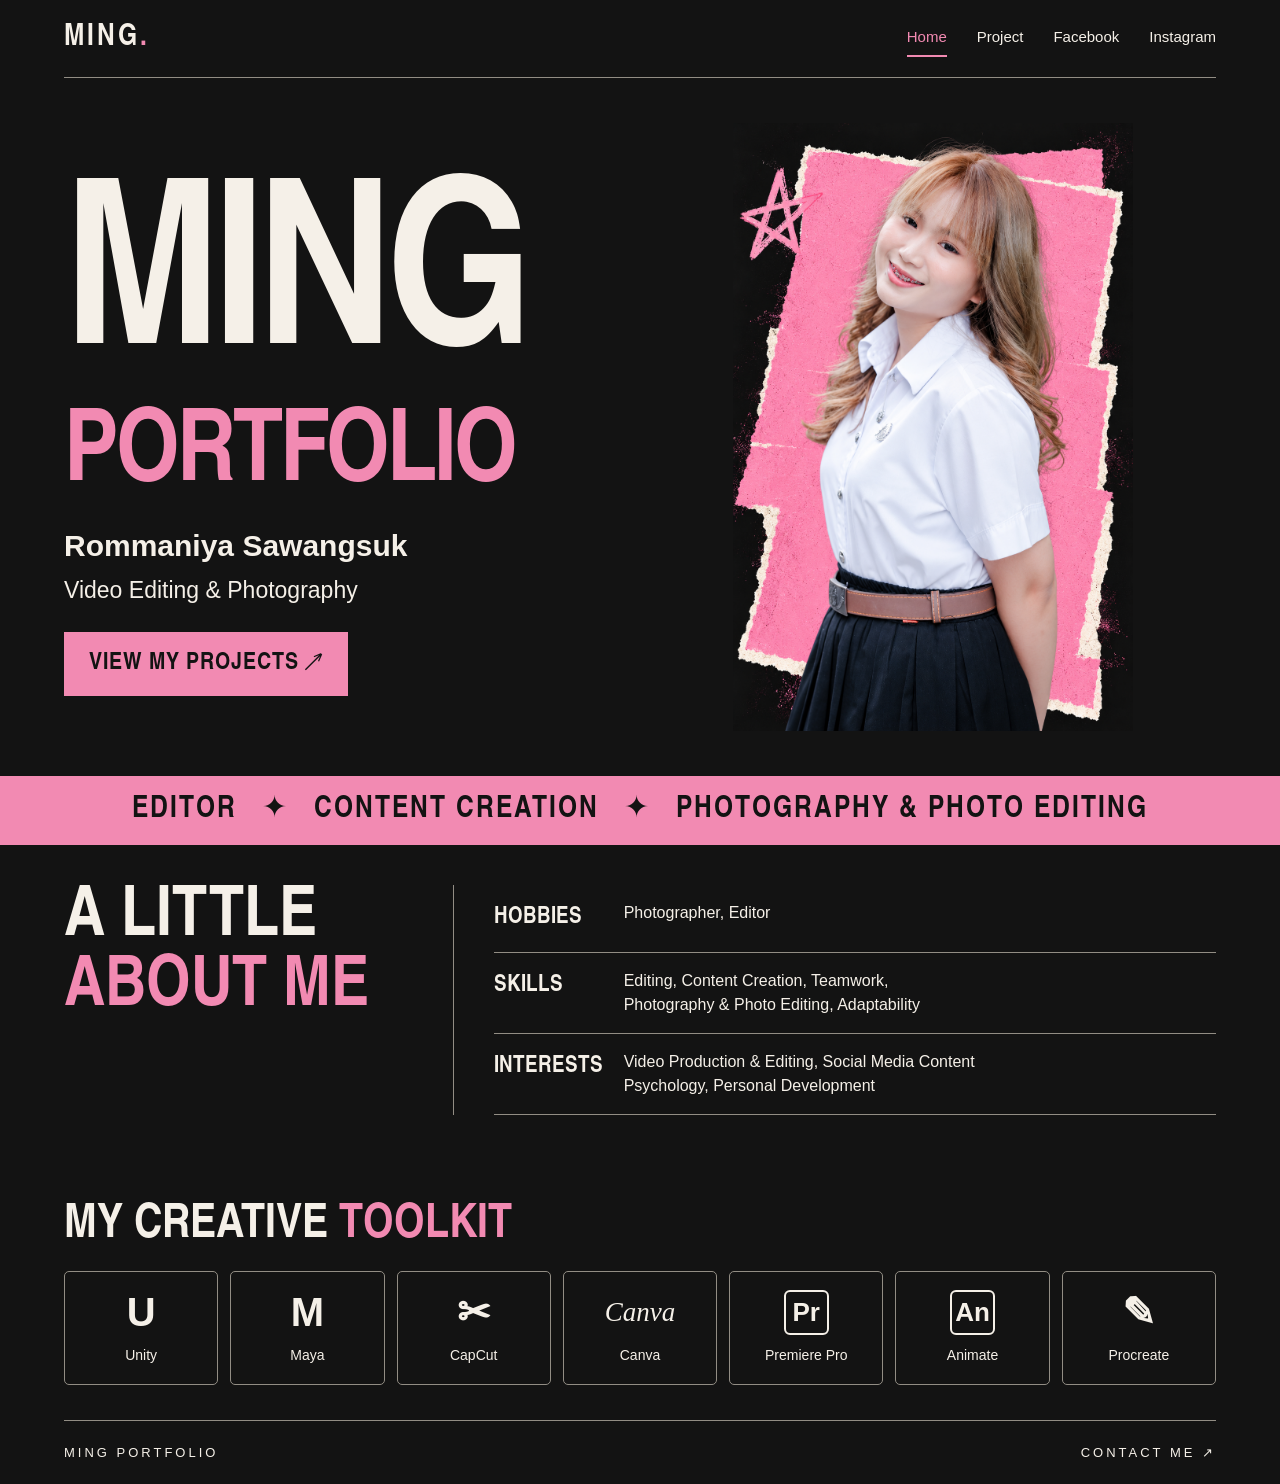
<file: index.html>
<!DOCTYPE html>
<html lang="en">
<head>
  <meta charset="UTF-8">
  <meta name="viewport" content="width=device-width, initial-scale=1.0">
  <title>MING | Portfolio</title>
  <link rel="stylesheet" href="style.css">
</head>
<body>
  <header class="container">
    <div class="navbar">
      <a class="logo" href="index.html">MING<span>.</span></a>

      <nav aria-label="Main navigation">
        <a class="active" href="index.html" aria-current="page">Home</a>
        <a href="project.html">Project</a>
        <a href="https://www.facebook.com/rommaniya.sawangsuk" target="_blank" rel="noopener noreferrer">Facebook</a>
        <a href="https://www.instagram.com/_qxmingx_/" target="_blank" rel="noopener noreferrer">Instagram</a>
      </nav>

    </div>
  </header>

  <main>

    <section class="hero container">
      <div class="hero-text">
        <h1>MING</h1>
        <h2>PORTFOLIO</h2>
        <h3>Rommaniya Sawangsuk</h3>
        <p> Video Editing &amp; Photography</p>
        <a class="button" href="project.html">VIEW MY PROJECTS ↗</a>
      </div>

      <div class="hero-picture">

        <img src="images/profile.png" alt="MING portfolio portrait">
        <!-- <span class="star" aria-hidden="true">☆</span> -->
      </div>
    </section>


    <div class="pink-band">
      <span>EDITOR</span>
      <!-- <span aria-hidden="true">✦</span> -->
      <!-- <span>ANIMATOR</span> -->
      <span aria-hidden="true">✦</span>
      <span>CONTENT CREATION</span>
      <span aria-hidden="true">✦</span>
      <span>PHOTOGRAPHY & PHOTO EDITING</span>
    </div>


    <section class="about container">
      <h2>A LITTLE<br><span>ABOUT ME</span></h2>

      <dl class="about-details">
        <div class="detail-row">
          <dt>HOBBIES</dt>
          <dd>Photographer, Editor</dd>
        </div>
        <div class="detail-row">
          <dt>SKILLS</dt>
          <dd>
            Editing, Content Creation, Teamwork,
            <br>
            Photography & Photo Editing, Adaptability
            </dd>
        </div>
        <div class="detail-row">
          <dt>INTERESTS</dt>
          <dd>
            <!-- Editing, animation, 3D modeling
            <br> -->
            Video Production & Editing, Social Media Content
            <br>
            Psychology, Personal Development
          </dd>
       
        </div>
      </dl>
    </section>

    <br>
    <br>
    <section class="toolkit container">
      <h2>MY CREATIVE <span>TOOLKIT</span></h2>


      <div class="tool-list">
        <div class="tool-card">
          <span class="tool-symbol" aria-hidden="true">U</span>
          <p>Unity</p>
        </div>
        <div class="tool-card">
          <span class="tool-symbol" aria-hidden="true">M</span>
          <p>Maya</p>
        </div>
        <div class="tool-card">
          <span class="tool-symbol" aria-hidden="true">✂</span>
          <p>CapCut</p>
        </div>
        <div class="tool-card">
          <span class="canva-symbol" aria-hidden="true">Canva</span>
          <p>Canva</p>
        </div>
        <div class="tool-card">
          <span class="adobe-symbol" aria-hidden="true">Pr</span>
          <p>Premiere Pro</p>
        </div>
        <div class="tool-card">
          <span class="adobe-symbol" aria-hidden="true">An</span>
          <p>Animate</p>
        </div>
        <div class="tool-card">
          <span class="tool-symbol" aria-hidden="true">✎</span>
          <p>Procreate</p>
        </div>
      </div>
    </section>
  </main>


  <footer class="container">
    <p>MING PORTFOLIO</p>
    <a href="https://www.instagram.com/_qxmingx_/" target="_blank" rel="noopener noreferrer">CONTACT ME ↗</a>
  </footer>

</body>
</html>
</file>
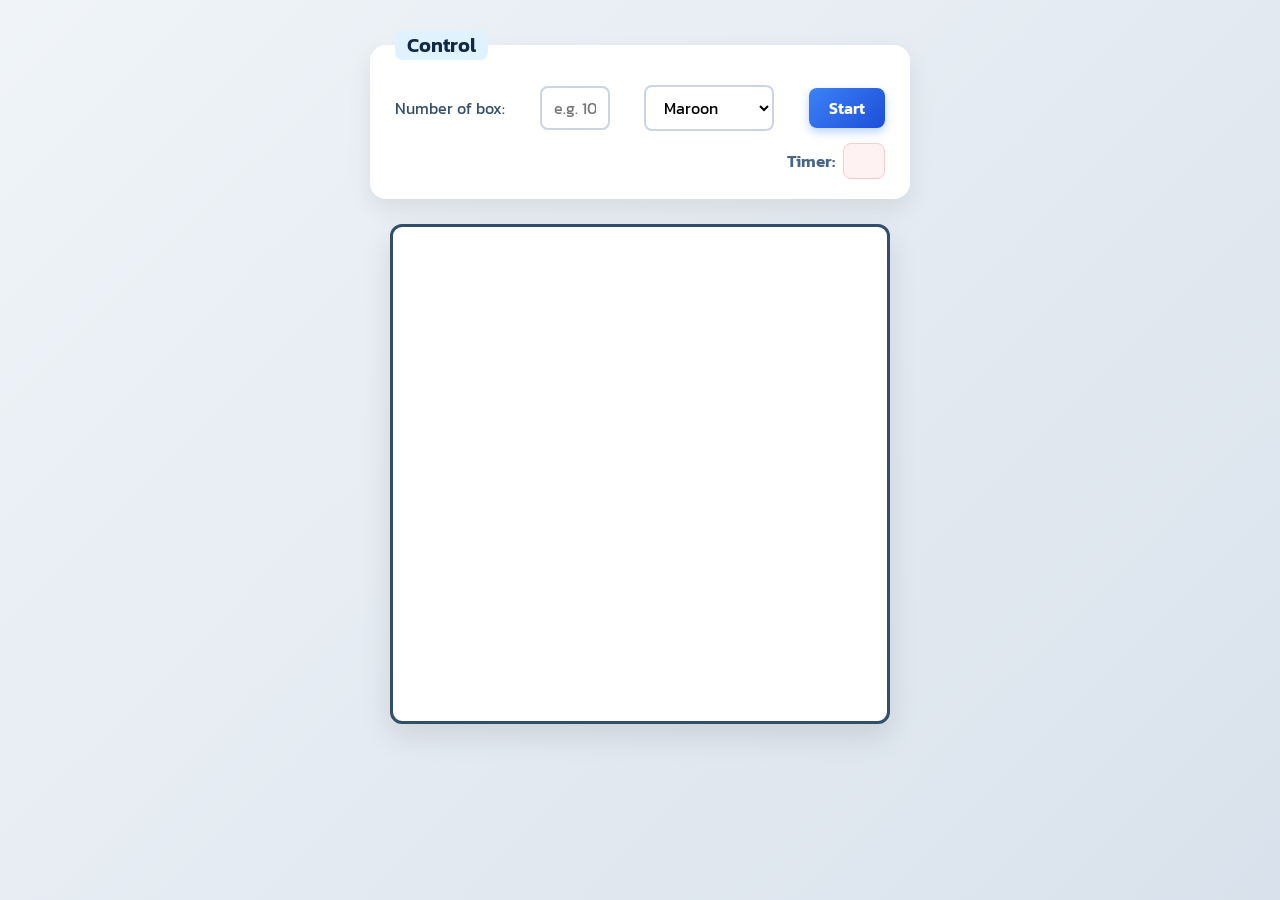
<file: work/assignment7/assignment7/index.html>
<!DOCTYPE html>
<html lang="en">
	<head>
		<meta charset="UTF-8">
		<meta name="viewport" content="width=device-width, initial-scale=1.0">
		<title>Square game</title>
		<script type="text/javascript" src="game.js"></script>
		<link rel="stylesheet" type="text/css" href="game.css">
	</head>
	<body>
		<!-- these codes were adapted from https://courses.cs.washington.edu/courses/cse154/17sp/lecture/more-dom/code/squares.html  -->

		<fieldset>
			<legend>Control</legend>
			<label for="numbox">Number of box: </label>
			<input type="text" name="numbox" id="numbox" placeholder="e.g. 10">
			<select name="color" id="color">
				<option value="maroon">Maroon</option>
				<option value="lightgreen">Lightgreen</option>
				<option value="magenta">Magenta</option>
			</select>
			<button id="start">Start</button>
			<div id="timerClock"> Timer:
				<div id="clock"></div>
			</div>
		</fieldset>

		<div id="container">
			<div id="layer"></div>
		</div>
	
	</body>
</html>
</file>
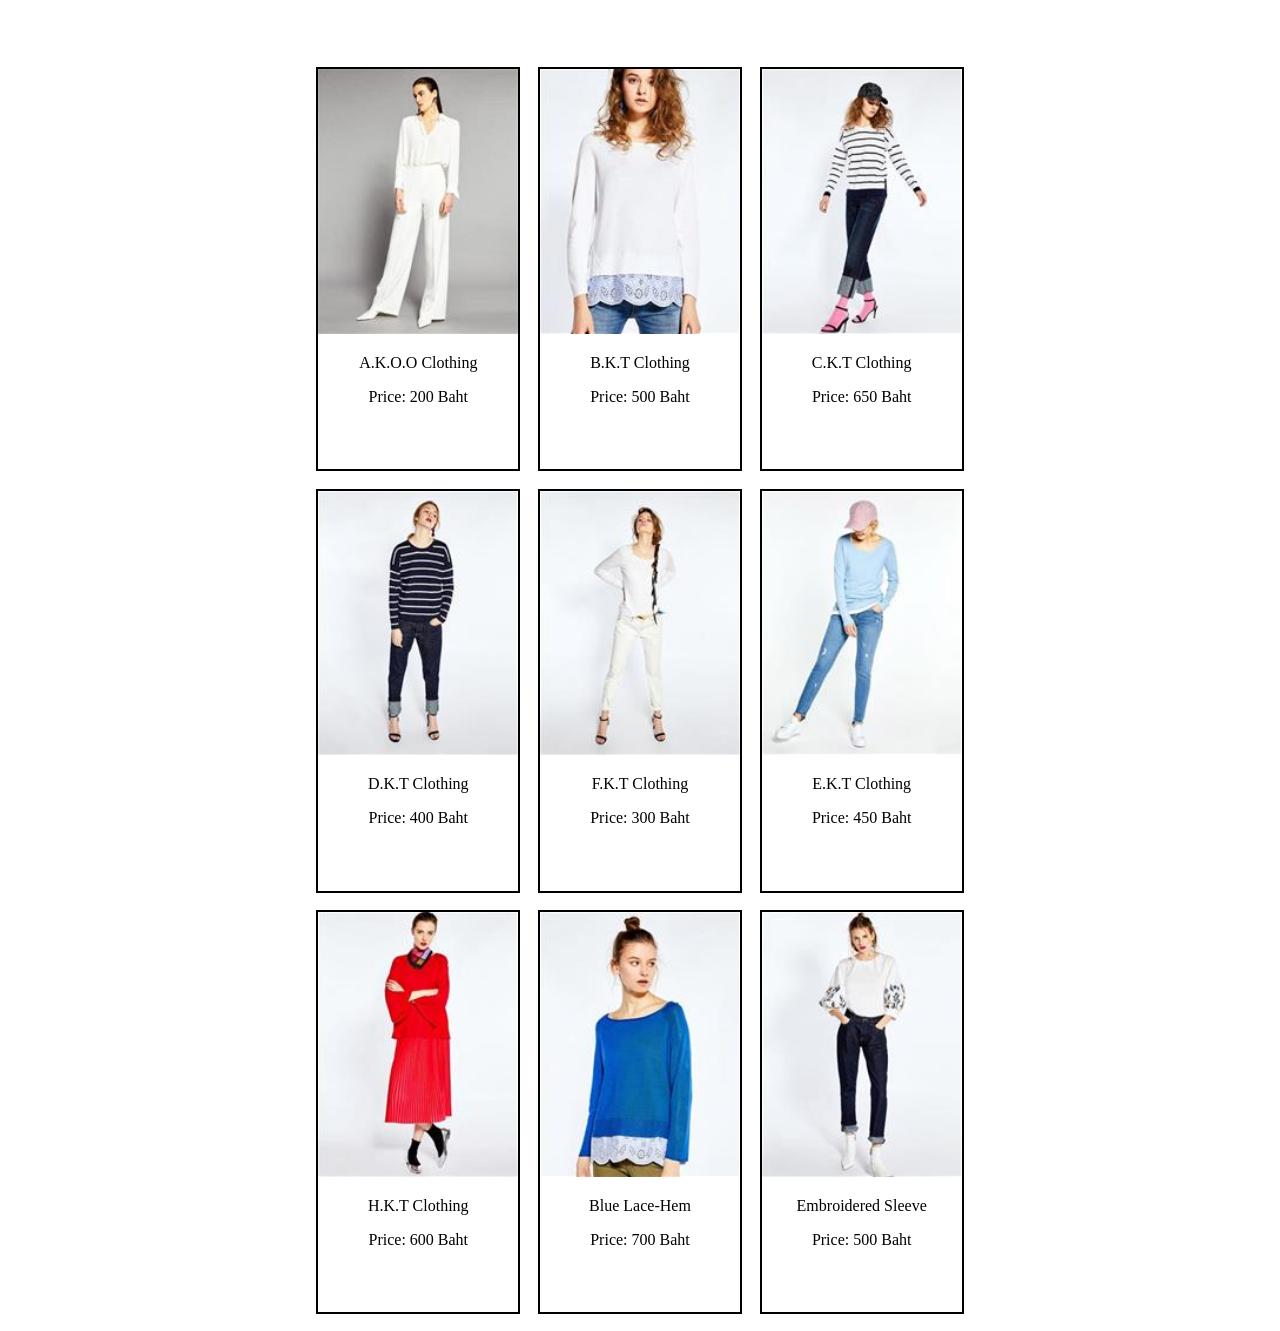
<file: work/assignment8/assignment8/index.html>
<!DOCTYPE html>
<html>
	<head>
		<meta charset="UTF-8">
		<title>Shopping BKT</title>
		<link rel="stylesheet" href="style.css" type="text/css">
		<script type="text/javascript" src="shopping.js"></script>
	</head>
	<body>
		<div id="nav-top"></div>
		<div id="container">
			<div id="layer">
				<div></div>
				<div></div>
				<div></div>
				<div></div>
				<div></div>
				<div></div>
				<div></div>
				<div></div>
				<div></div>
			</div>
		</div>
	
	</body>
</html>
</file>
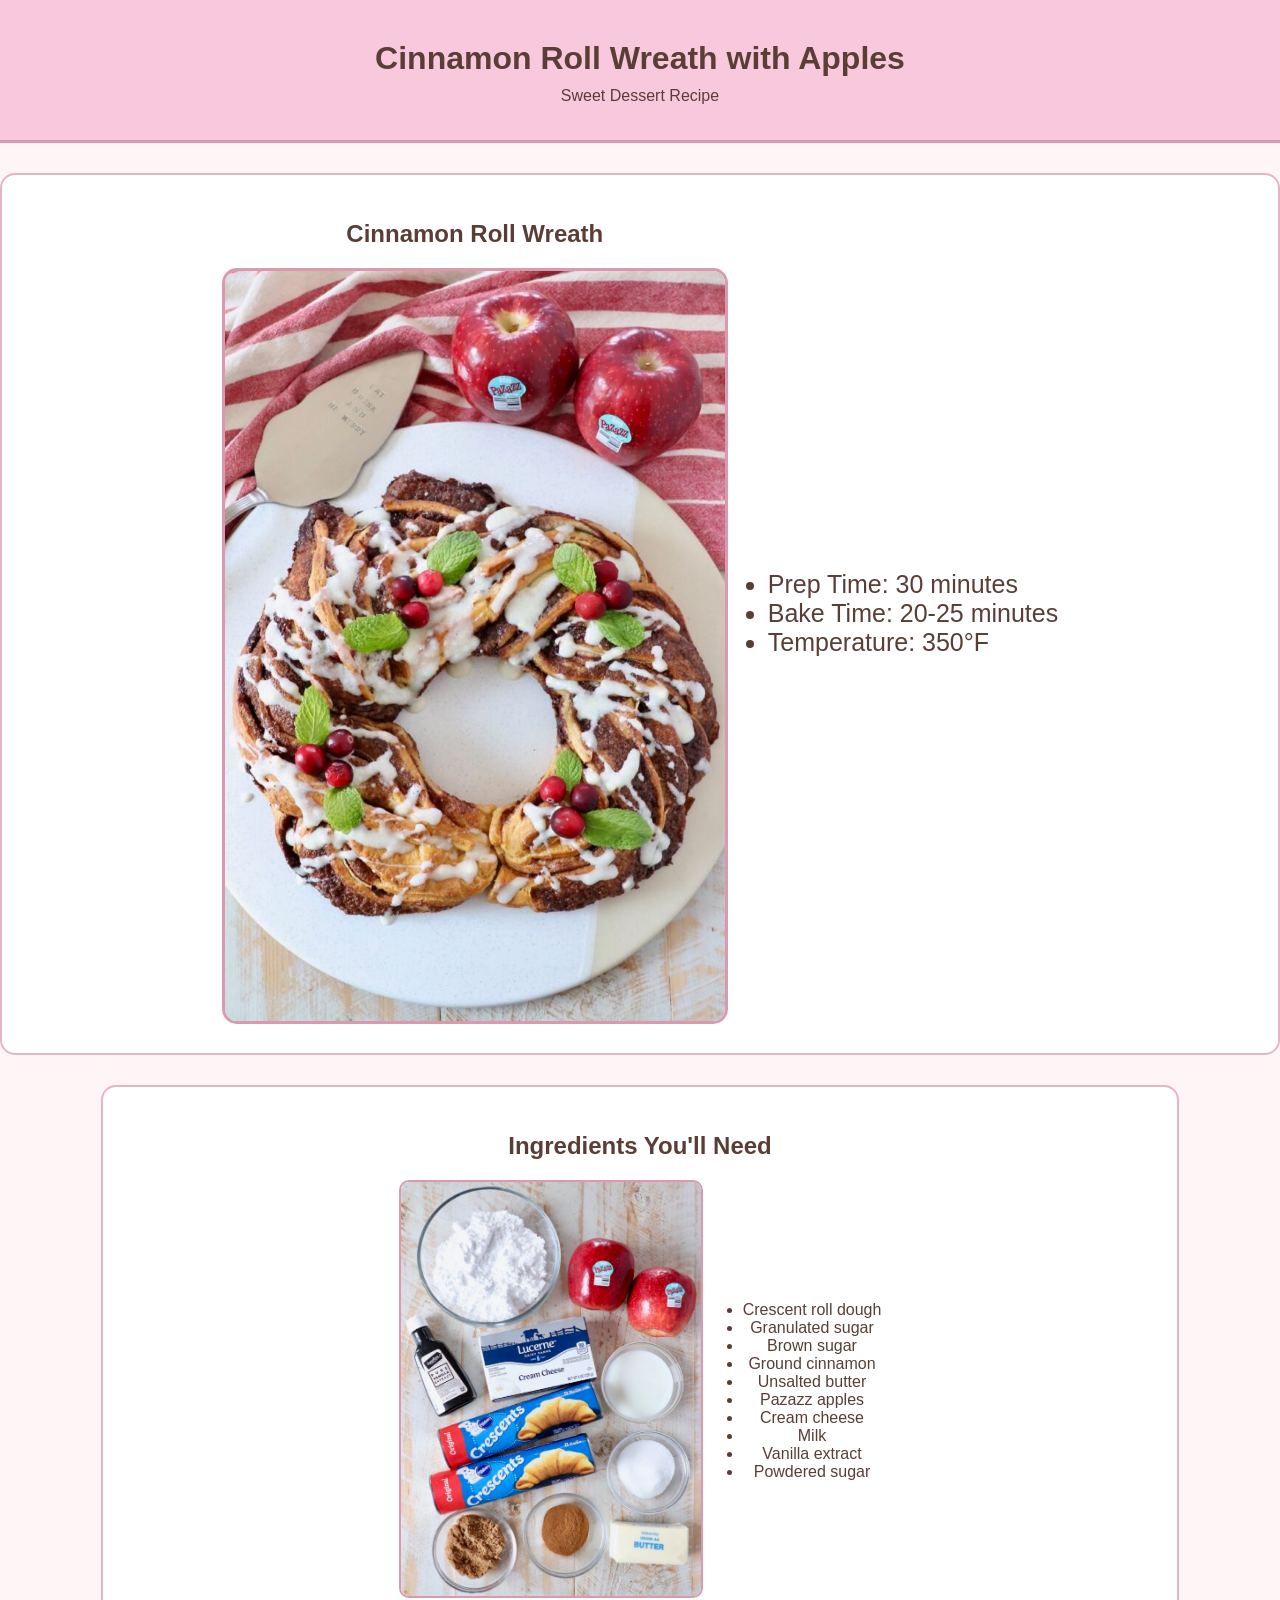
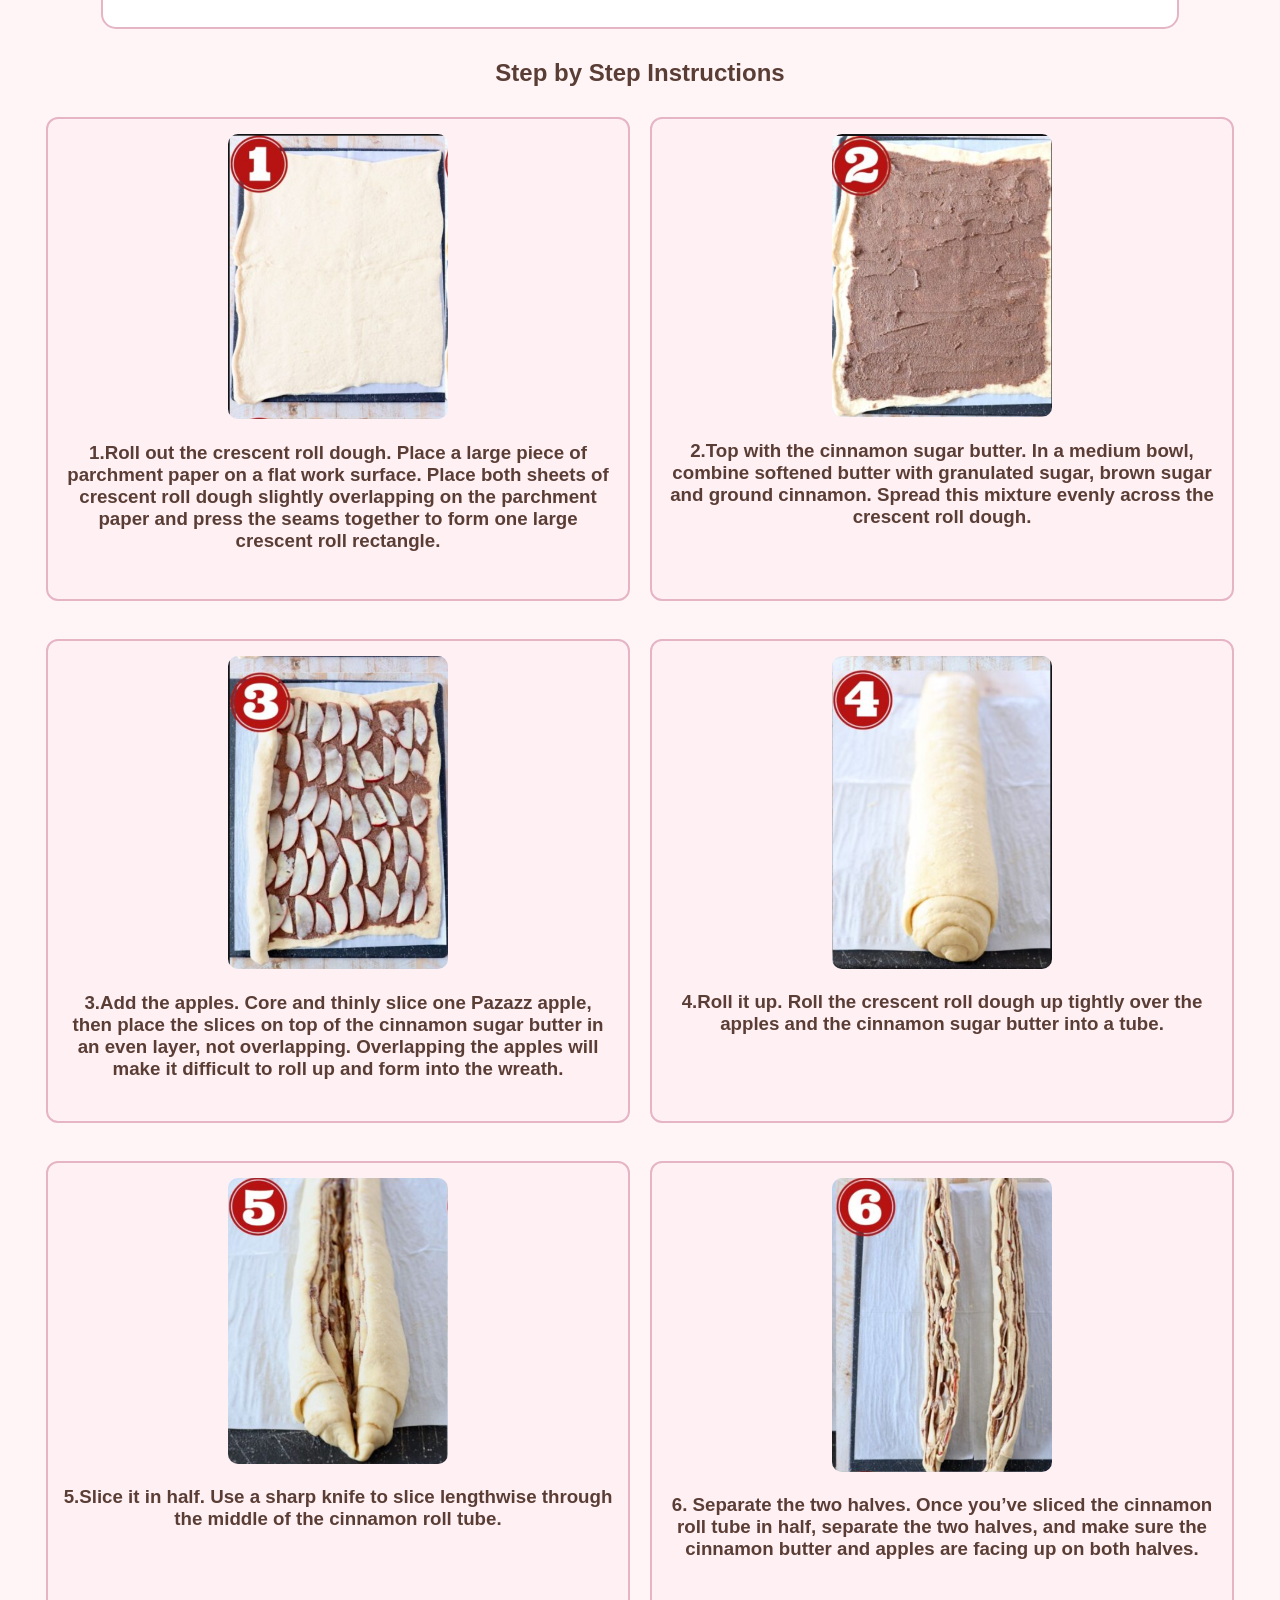
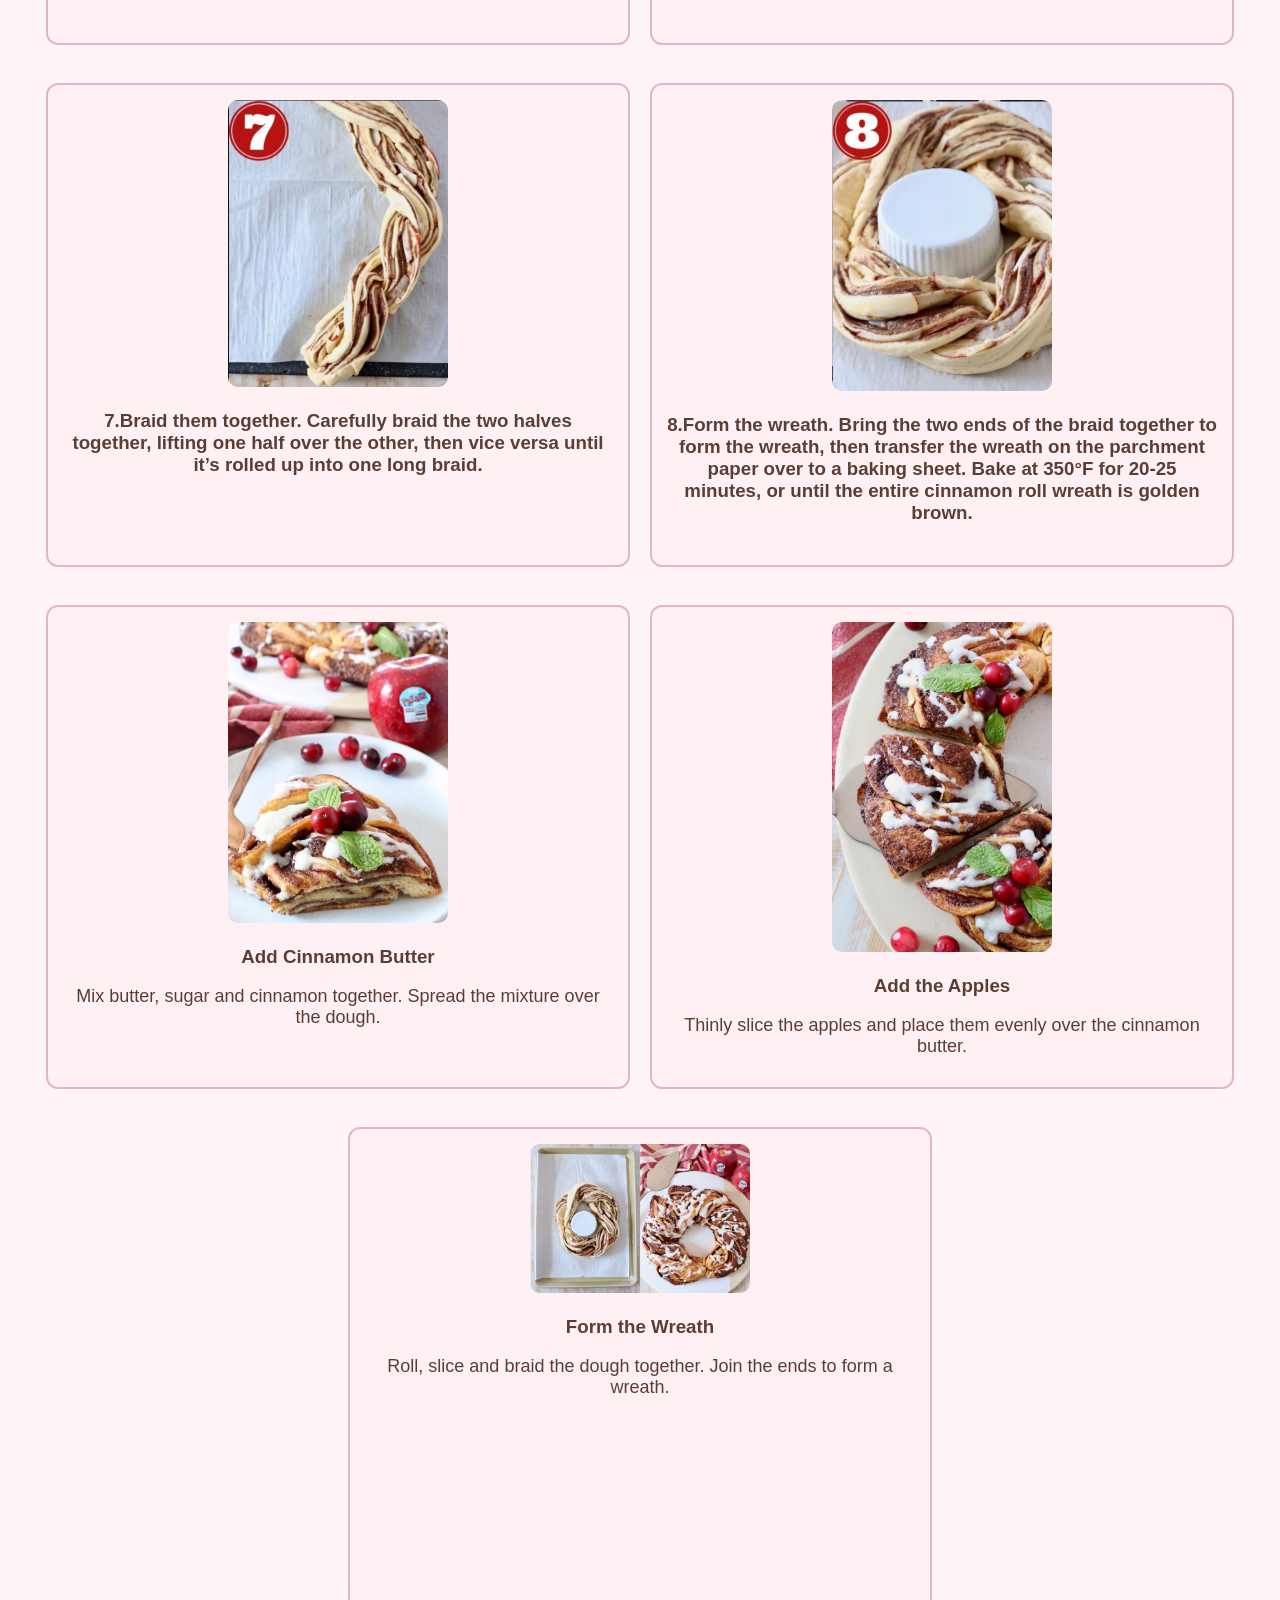
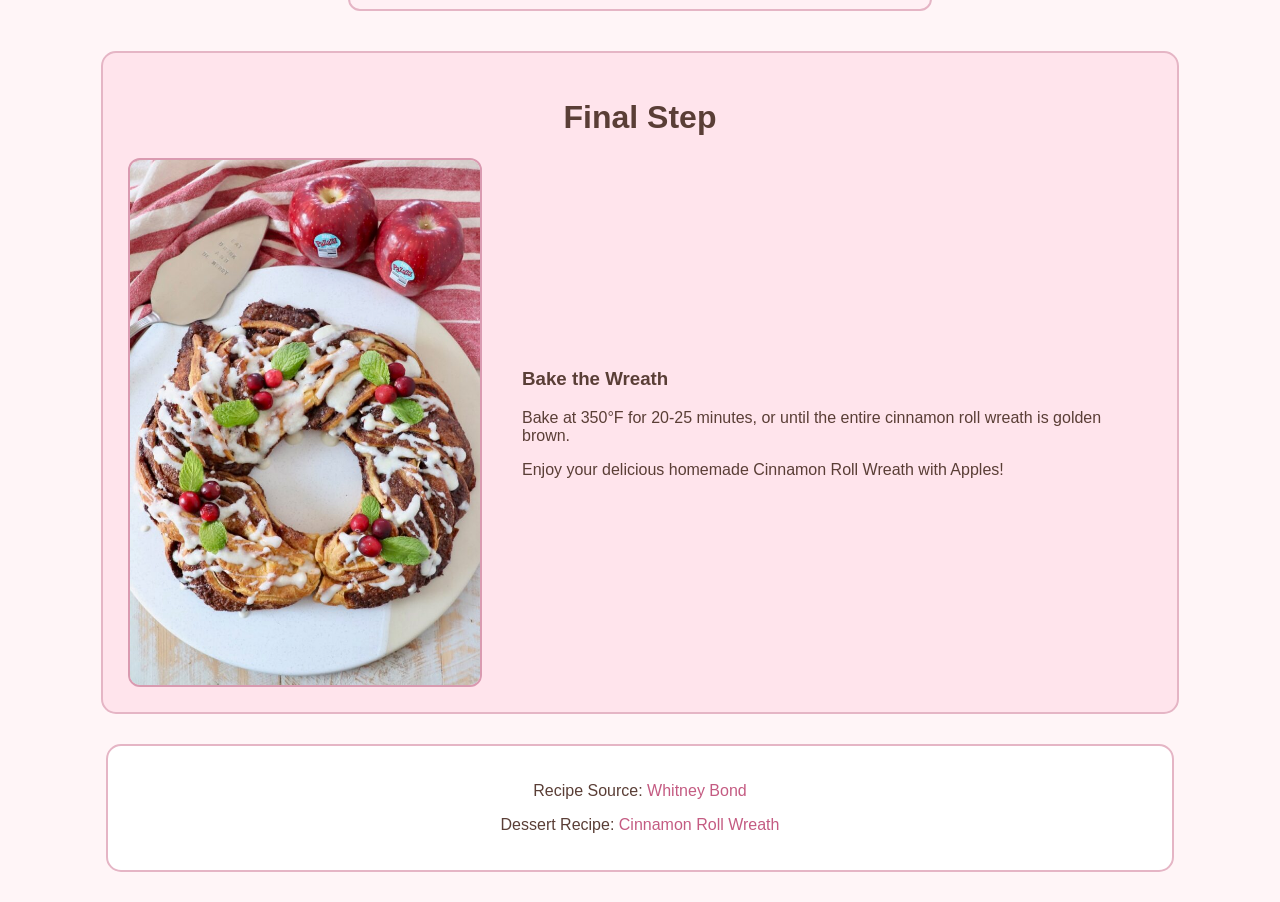
<file: work/Week3/3/assignment-3/index.html>
<!DOCTYPE html>
<html>
<head>
    <meta charset="utf-8">
    <meta http-equiv="X-UA-Compatible" content="IE=edge">
    <title>Cinnamon Roll Wreath with Apples</title>
    <meta name="viewport" content="width=device-width, initial-scale=1">
    <link rel="stylesheet" type="text/css" href="main.css">
</head>

<body>

    <!-- เริ่ม -->
    <div class="header">
        <h1>Cinnamon Roll Wreath with Apples</h1>
        <p>Sweet Dessert Recipe</p>
    </div>


    <!-- Main Recipeสูตรอาหาร-->
    <div class="Mainrecipe">

        <div class="recipeimgg">
            <h2>Cinnamon Roll Wreath</h2>
             <img src="../../pic/cinnamon-5.jpeg">
        </div>

        <div class="recipeinformation">
            <ul>
                <li>Prep Time: 30 minutes</li>
                <li>Bake Time: 20-25 minutes</li>
                <li>Temperature: 350°F</li>
            </ul>
        </div>
    </div>


    <!-- Ingredientsวัตถุดิบ -->
    <div class="Ingredients">
        <h2>Ingredients You'll Need</h2>

        <div class="ingredientslayout">
            
            <div class="ingredientimage">
                <img src="../../pic/cinnamon-1.jpeg">
            </div>

            <div class="ingredientlist">
                <ul>
                    <li>Crescent roll dough</li>
                    <li>Granulated sugar</li>
                    <li>Brown sugar</li>
                    <li>Ground cinnamon</li>
                    <li>Unsalted butter</li>
                    <li>Pazazz apples</li>
                    <li>Cream cheese</li>
                    <li>Milk</li>
                    <li>Vanilla extract</li>
                    <li>Powdered sugar</li>
                </ul>
            </div>
        </div>
    </div>


    <!-- Step by Step -->
    <div class="steplayout">
        <h2>Step by Step Instructions</h2>
        <div class="stepcontainer">
            <div class="steppicture">
                <img src="../../pic/Screenshot 2026-09-01 113802.png" alt="Step 1">

                <h3>1.Roll out the crescent roll dough. Place a large piece of parchment paper on a flat work surface. Place both sheets of crescent roll dough slightly overlapping on the parchment paper and press the seams together to form one large crescent roll rectangle.</h3>
            </div>

            <div class="steppicture">
                <img src="../../pic/Screenshot 2026-09-01 113824.png" alt="Step 1">

                <h3>2.Top with the cinnamon sugar butter. In a medium bowl, combine softened butter with granulated sugar, brown sugar and ground cinnamon. Spread this mixture evenly across the crescent roll dough.</h3>
            </div>
        </div>
        <br>
        <div class="stepcontainer">
            <div class="steppicture">
                <img src="../../pic/Screenshot 2026-09-01 113840.png" alt="Step 1">

                <h3>3.Add the apples. Core and thinly slice one Pazazz apple, then place the slices on top of the cinnamon sugar butter in an even layer, not overlapping. Overlapping the apples will make it difficult to roll up and form into the wreath.</h3>
            </div>

             <div class="steppicture">
                <img src="../../pic/Screenshot 2026-09-01 113858.png" alt="Step 1">

                <h3>4.Roll it up. Roll the crescent roll dough up tightly over the apples and the cinnamon sugar butter into a tube.</h3>
            </div>
        </div>
        <br>
        <div class="stepcontainer">
             <div class="steppicture">
                <img src="../../pic/Screenshot 2026-09-01 113917.png" alt="Step 1">

                <h3>5.Slice it in half. Use a sharp knife to slice lengthwise through the middle of the cinnamon roll tube.</h3>
           
            </div>
        
            <div class="steppicture">
                <img src="../../pic/Screenshot 2026-09-01 113939.png" alt="Step 1">

                <h3>6. Separate the two halves. Once you’ve sliced the cinnamon roll tube in half, separate the two halves, and make sure the cinnamon butter and apples are facing up on both halves. </h3>
            </div>
        </div>
        <br>
        <div class="stepcontainer">
            <div class="steppicture">
                <img src="../../pic/Screenshot 2026-09-01 113957.png" alt="Step 1">

                <h3>7.Braid them together. Carefully braid the two halves together, lifting one half over the other, then vice versa until it’s rolled up into one long braid.
              </div>
            <div class="steppicture">
                <img src="../../pic/Screenshot 2026-09-01 114013.png" alt="Step 1">

                <h3>8.Form the wreath. Bring the two ends of the braid together to form the wreath, then transfer the wreath on the parchment paper over to a baking sheet. Bake at 350°F for 20-25 minutes, or until the entire cinnamon roll wreath is golden brown.</h3>
            </div>
        </div>
        <br>
        <div class="stepcontainer">
            <div class="steppicture">
                <img src="../../pic/cinnamon-3.jpeg" alt="Step 2">

                <h3> Add Cinnamon Butter</h3>
                <p>
                    Mix butter, sugar and cinnamon together.
                    Spread the mixture over the dough.
                </p>
            </div>

            <div class="steppicture">
                <img src="../../pic/cinnamon-4.jpeg" alt="Step 3">
                <h3> Add the Apples</h3>
                <p>
                    Thinly slice the apples and place them evenly
                    over the cinnamon butter.
                </p>
            </div>
        </div>
        <br>
        <div class="stepcontainer">
            <div class="steppicture">
                <img src="../../pic/cinnamon-6.jpeg" alt="Step 4">

                <h3> Form the Wreath</h3>

                <p>
                    Roll, slice and braid the dough together.
                    Join the ends to form a wreath.
                </p>
            </div>
        </div>


            
            
            
        </div>
    </div>


    <!-- Baking การอบ-->
    <div class="baking">

        <h1>Final Step</h1>

        <div class="bakingcontent">
            <img src="../../pic/cinnamon-5.jpeg"
                 alt="Finished Cinnamon Roll Wreath">

            <div>
                <h3>Bake the Wreath</h3>

                <p>
                    Bake at 350°F for 20-25 minutes,
                    or until the entire cinnamon roll wreath
                    is golden brown.
                </p>

                <p>
                    Enjoy your delicious homemade
                    Cinnamon Roll Wreath with Apples!
                </p>
            </div>

        </div>

    </div>


    <!-- like  -->
    <div class=" link ">
        <p>
            Recipe Source:
            <a href="https://whitneybond.com/cinnamon-roll-wreath/">
                Whitney Bond
            </a>
        </p>

        <p>
            Dessert Recipe:
            <a href="https://whitneybond.com/cinnamon-roll-wreath/">
                Cinnamon Roll Wreath
            </a>
        </p>

    </div>
</body>
</html>
</file>
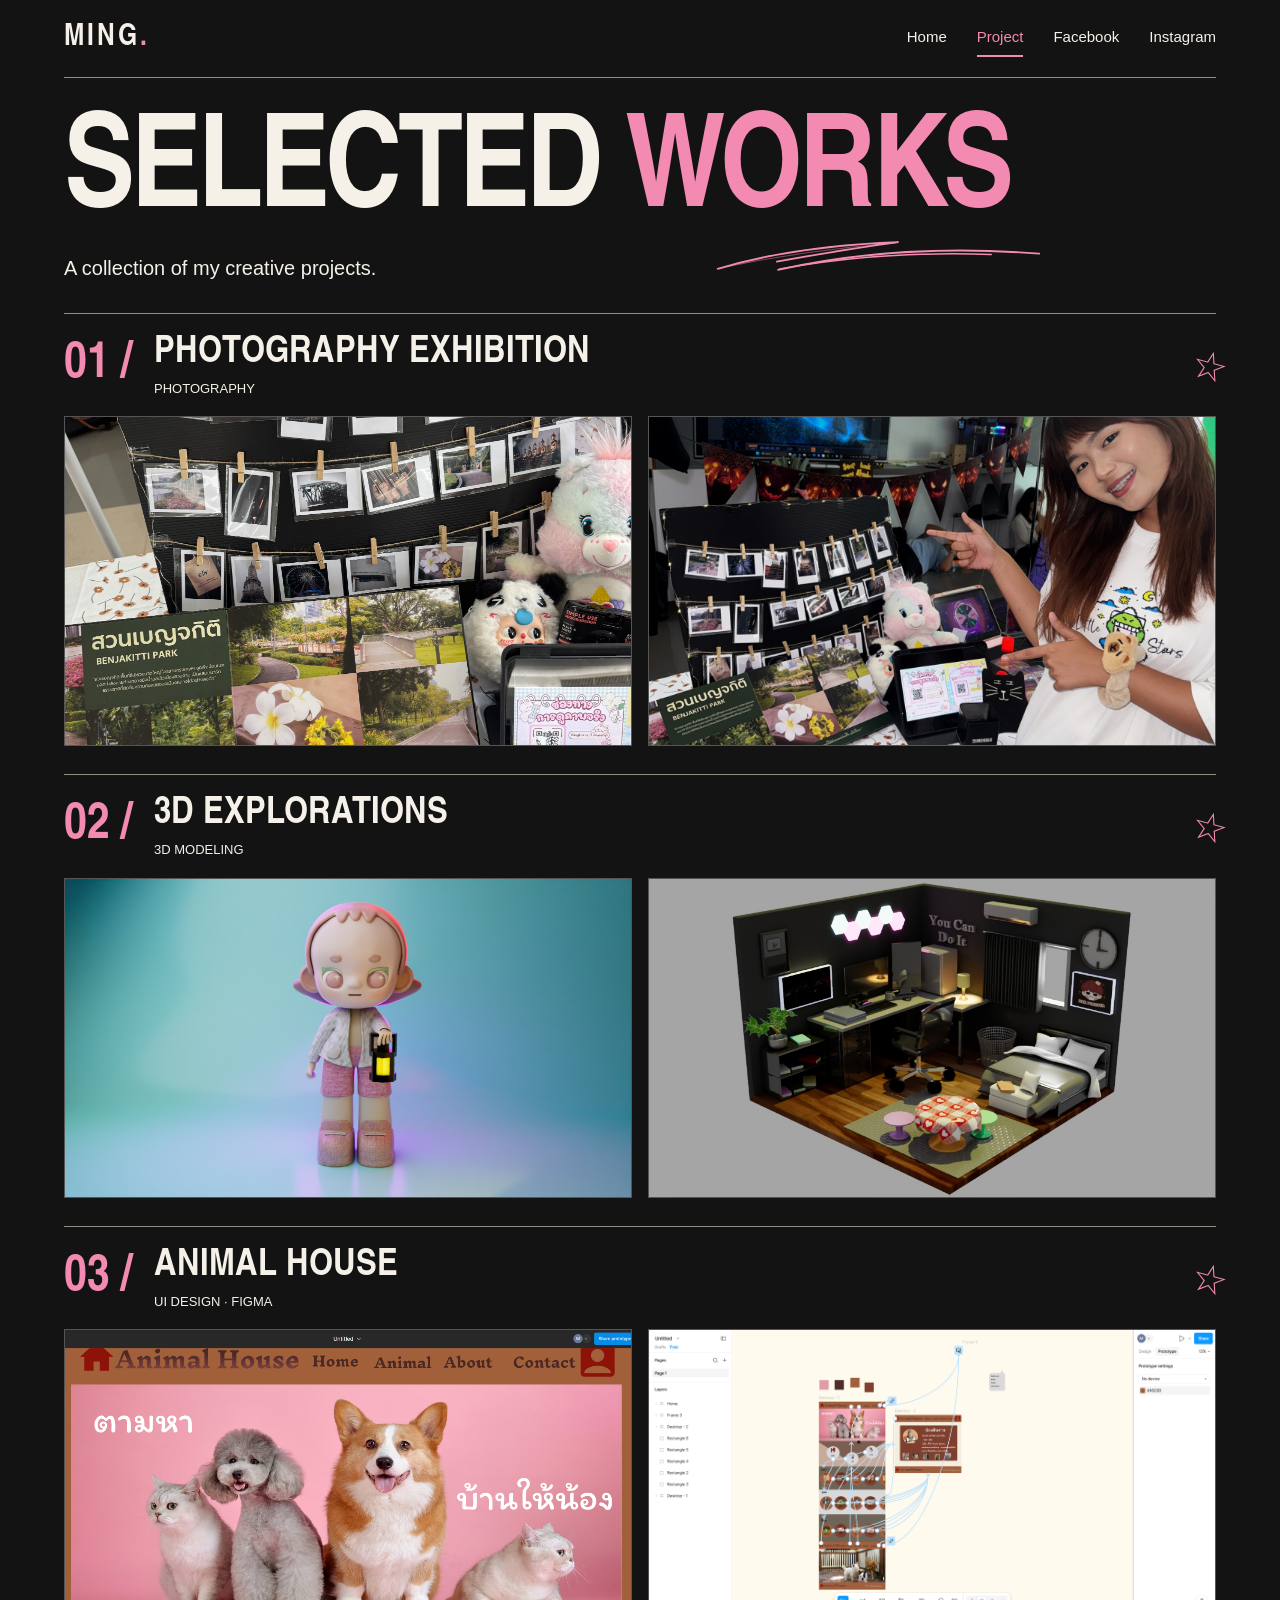
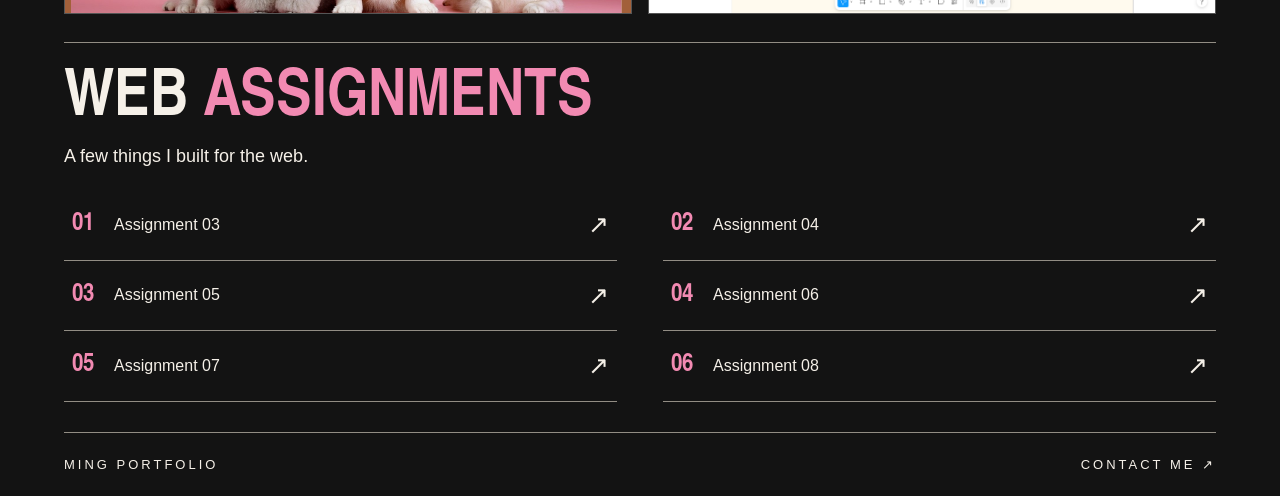
<file: project.html>
<!DOCTYPE html>
<html lang="en">
<head>
  <meta charset="UTF-8">
  <meta name="viewport" content="width=device-width, initial-scale=1.0">
  <title>MING | Projects</title>
  <link rel="stylesheet" href="style.css">
</head>
<body>
  <header class="container">
    <div class="navbar">
      <a class="logo" href="index.html">MING<span>.</span></a>
      <nav aria-label="Main navigation">
        <a href="index.html">Home</a>
        <a class="active" href="project.html" aria-current="page">Project</a>
        <a href="https://www.facebook.com/rommaniya.sawangsuk" target="_blank" rel="noopener noreferrer">Facebook</a>
        <a href="https://www.instagram.com/_qxmingx_/" target="_blank" rel="noopener noreferrer">Instagram</a>
      </nav>
    </div>
  </header>

  <main class="projects-page container">

    <section class="projects-intro">
      <h1>SELECTED <span>WORKS</span></h1>
      <p>A collection of my creative projects.</p>
      <div class="drawn-underline" aria-hidden="true"></div>
    </section>

    
    <section class="project-section" aria-labelledby="photo-title">
      <div class="project-heading">
        <span class="project-number">01 /</span>
        <div class="project-name">
          <h2 id="photo-title">PHOTOGRAPHY EXHIBITION</h2>
          <p>PHOTOGRAPHY</p>
          <!-- <p>Photographs and exhibition moments.</p> -->

        </div>
        <p class="project-description"></p>
        <span class="project-doodle" aria-hidden="true">☆</span>
      </div>
      <div class="project-gallery photo-gallery">
        <img class="project-image" src="My project/Photobooth/IMG_4085.JPG" alt="Photography exhibition display" loading="lazy">
        <img class="project-image" src="My project/Photobooth/IMG_4127.JPG" alt="Photographer at the exhibition" loading="lazy">
      </div>
    </section>


    <section class="project-section" aria-labelledby="model-title">
      <div class="project-heading">
        <span class="project-number">02 /</span>
        <div class="project-name">
          <h2 id="model-title">3D EXPLORATIONS</h2>
          <p>3D MODELING</p>
          <!-- <p>Character and room modeling studies.</p> -->
        </div>
        <p class="project-description"></p>
        <span class="project-doodle" aria-hidden="true">☆</span>
      </div>
      <div class="project-gallery">

        <img class="project-image" src="My project/Maya/final1.jpeg" alt="3D character model" loading="lazy">
        <img class="project-image" src="My project/Maya/IMG_8853.JPG" alt="3D bedroom model" loading="lazy">
      </div>
    </section>


    <section class="project-section" aria-labelledby="figma-title">
      <div class="project-heading">
        <span class="project-number">03 /</span>
        <div class="project-name">
          <h2 id="figma-title">ANIMAL HOUSE</h2>
          <p>UI DESIGN · FIGMA</p>
          <!-- <p>Website interface and prototype design.</p> -->
        </div>
        <p class="project-description"></p>
        <span class="project-doodle" aria-hidden="true">☆</span>
      </div>
      <!-- ใส่รูปใน images แล้วแก้ src และ href ให้เป็นชื่อรูปจริง -->
      <div class="project-gallery">
        
          <img class="project-image" src="My project/Figma/Screenshot 2026-10-06 194532.png" alt="Animal House website interface">
          <img class="project-image" src="My project/Figma/Screenshot 2026-10-06 193827.png" alt="Animal House prototype workflow">
        
      </div>
    </section>


    <section class="web-assignments" aria-labelledby="web-title">
      <h2 id="web-title">WEB <span>ASSIGNMENTS</span></h2>
      <p>A few things I built for the web.</p>
      <div class="assignment-list">
       
        <a class="assignment-link" href="work/Week3/3/assignment-3/index.html">
          <span class="assignment-number">01</span>
          <span class="assignment-name">Assignment 03</span>
          <span class="assignment-arrow" aria-hidden="true">↗</span>
        </a>

        <a class="assignment-link" href="work/assignment4/assignment4/recipe.html">
          <span class="assignment-number">02</span>
          <span class="assignment-name">Assignment 04</span>
          <span class="assignment-arrow" aria-hidden="true">↗</span>
        </a>

        <a class="assignment-link" href="work/assignment5/assignment5/index.html">
          <span class="assignment-number">03</span>
          <span class="assignment-name">Assignment 05</span>
          <span class="assignment-arrow" aria-hidden="true">↗</span>
        </a>

        <a class="assignment-link" href="work/assignment-6 (1)/assignment-6/register.html">
          <span class="assignment-number">04</span>
          <span class="assignment-name">Assignment 06</span>
          <span class="assignment-arrow" aria-hidden="true">↗</span>
        </a>

        <a class="assignment-link" href="work/assignment7/assignment7/index.html">
          <span class="assignment-number">05</span>
          <span class="assignment-name">Assignment 07</span>
          <span class="assignment-arrow" aria-hidden="true">↗</span>
        </a>

        <a class="assignment-link" href="work/assignment8/assignment8/index.html">
          <span class="assignment-number">06</span>
          <span class="assignment-name">Assignment 08</span>
          <span class="assignment-arrow" aria-hidden="true">↗</span>
        </a>
        
      </div>
    </section>
  </main>

  <footer class="container">
    <p>MING PORTFOLIO</p>
    <a href="https://www.instagram.com/_qxmingx_/" target="_blank" rel="noopener noreferrer">CONTACT ME ↗</a>
  </footer>
</body>
</html>
</file>
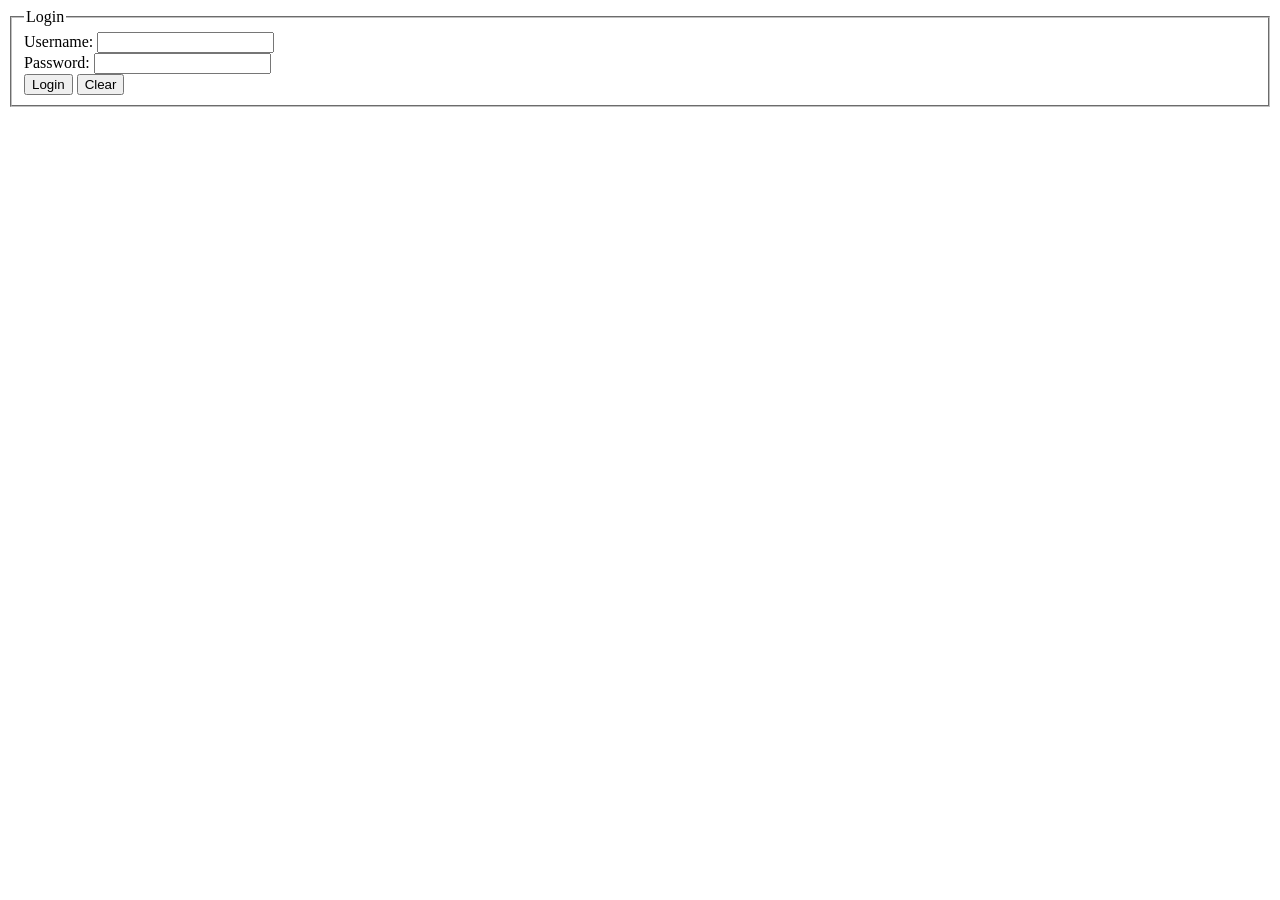
<file: work/assignment-6 (1)/assignment-6/login.html>
<!DOCTYPE html>
<html>
	<head>
		<meta charset="UTF-8">
		<title>Login</title>
		<script type="text/javascript" src="login.js"></script>
	</head>
	<body>
		<form name="myLogin" id = "myLogin">
			<fieldset>
				<legend>Login</legend>
				Username: 
				<input type="text" name="username" id="username" required>
				<br>
				Password: 
				<input type="password" name="password" required>
				<br>
				<input type="submit" value="Login" id="loginBtn">
				<input type="reset" value="Clear" id="clearBtn">
			</fieldset>
		</form>
		
	</body>
</html>
</file>
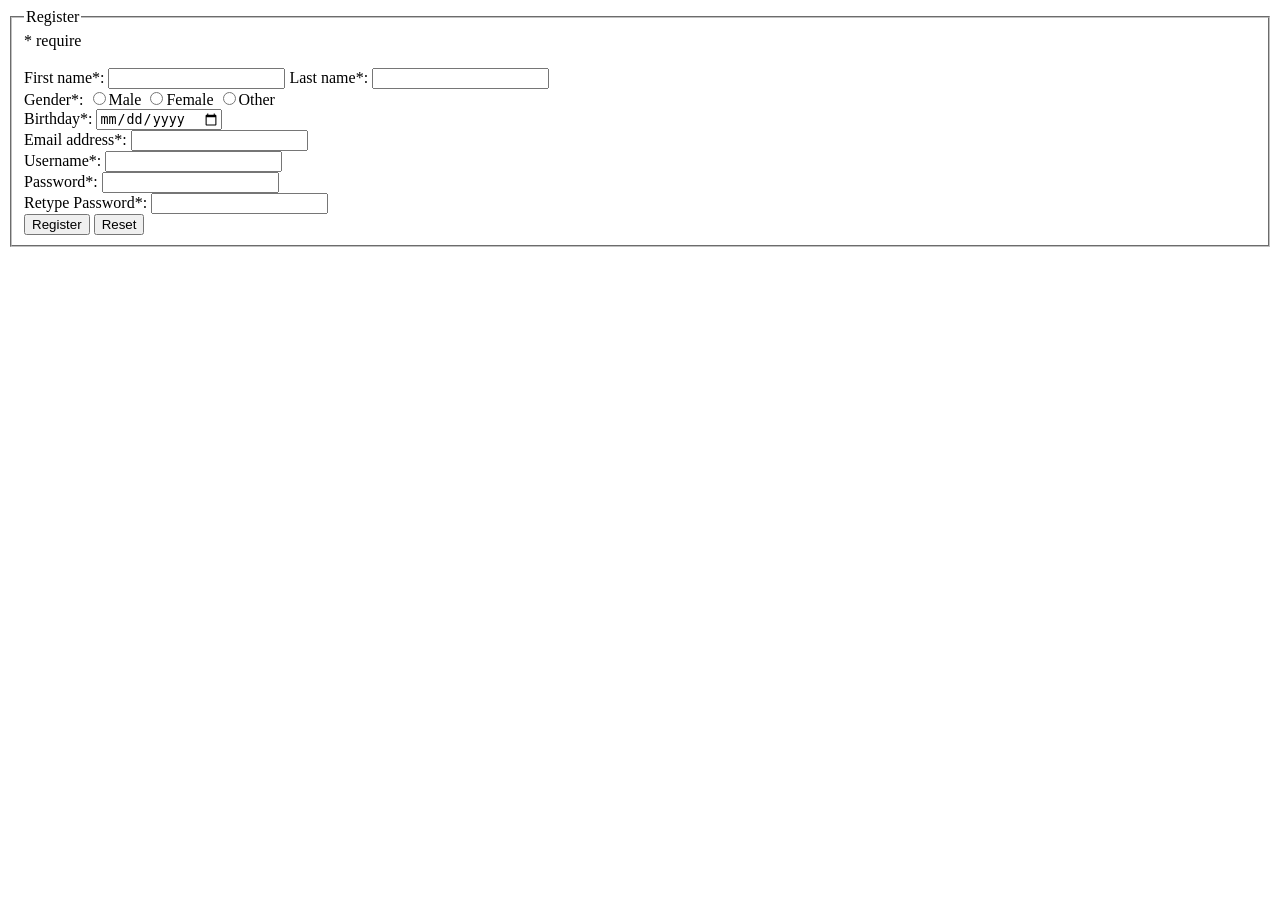
<file: work/assignment-6 (1)/assignment-6/register.html>
<!DOCTYPE html>
<html>
	<head>
		<meta charset="UTF-8">
		<title>Register</title>
		<script type="text/javascript" src="register.js"></script>
	</head>
	<body>
		<form name="myRegister" id="myRegister" action="login.html">
			<fieldset>
				<legend>Register</legend>
				<span>* require</span> <br>
				<span id="errormsg"></span> <br>
				First name*: 
				<input type="text" name="firstname" required>
				Last name*: 
				<input type="text" name="lastname" >
				<br>
				Gender*: 
				<input type="radio" name="gender" value="male" >Male
				<input type="radio" name="gender" value="female" >Female
				<input type="radio" name="gender" value="other" >Other
				<br>
				Birthday*: 
				<input type="date" name="bday" value="" >
				<br>
				Email address*: 
				<input type="email" name="email" >
				<br>
				Username*: 
				<input type="text" name="username" >
				<br>
				Password*: 
				<input type="password" name="password" required>
				<br>
				Retype Password*: 
				<input type="password" name="password" required>
				<br>
				<input type="submit" value="Register" id="registerBtn">
				<input type="reset" value="Reset" id="resetBtn">
			</fieldset>
		</form>
	</body>
</html>
</file>
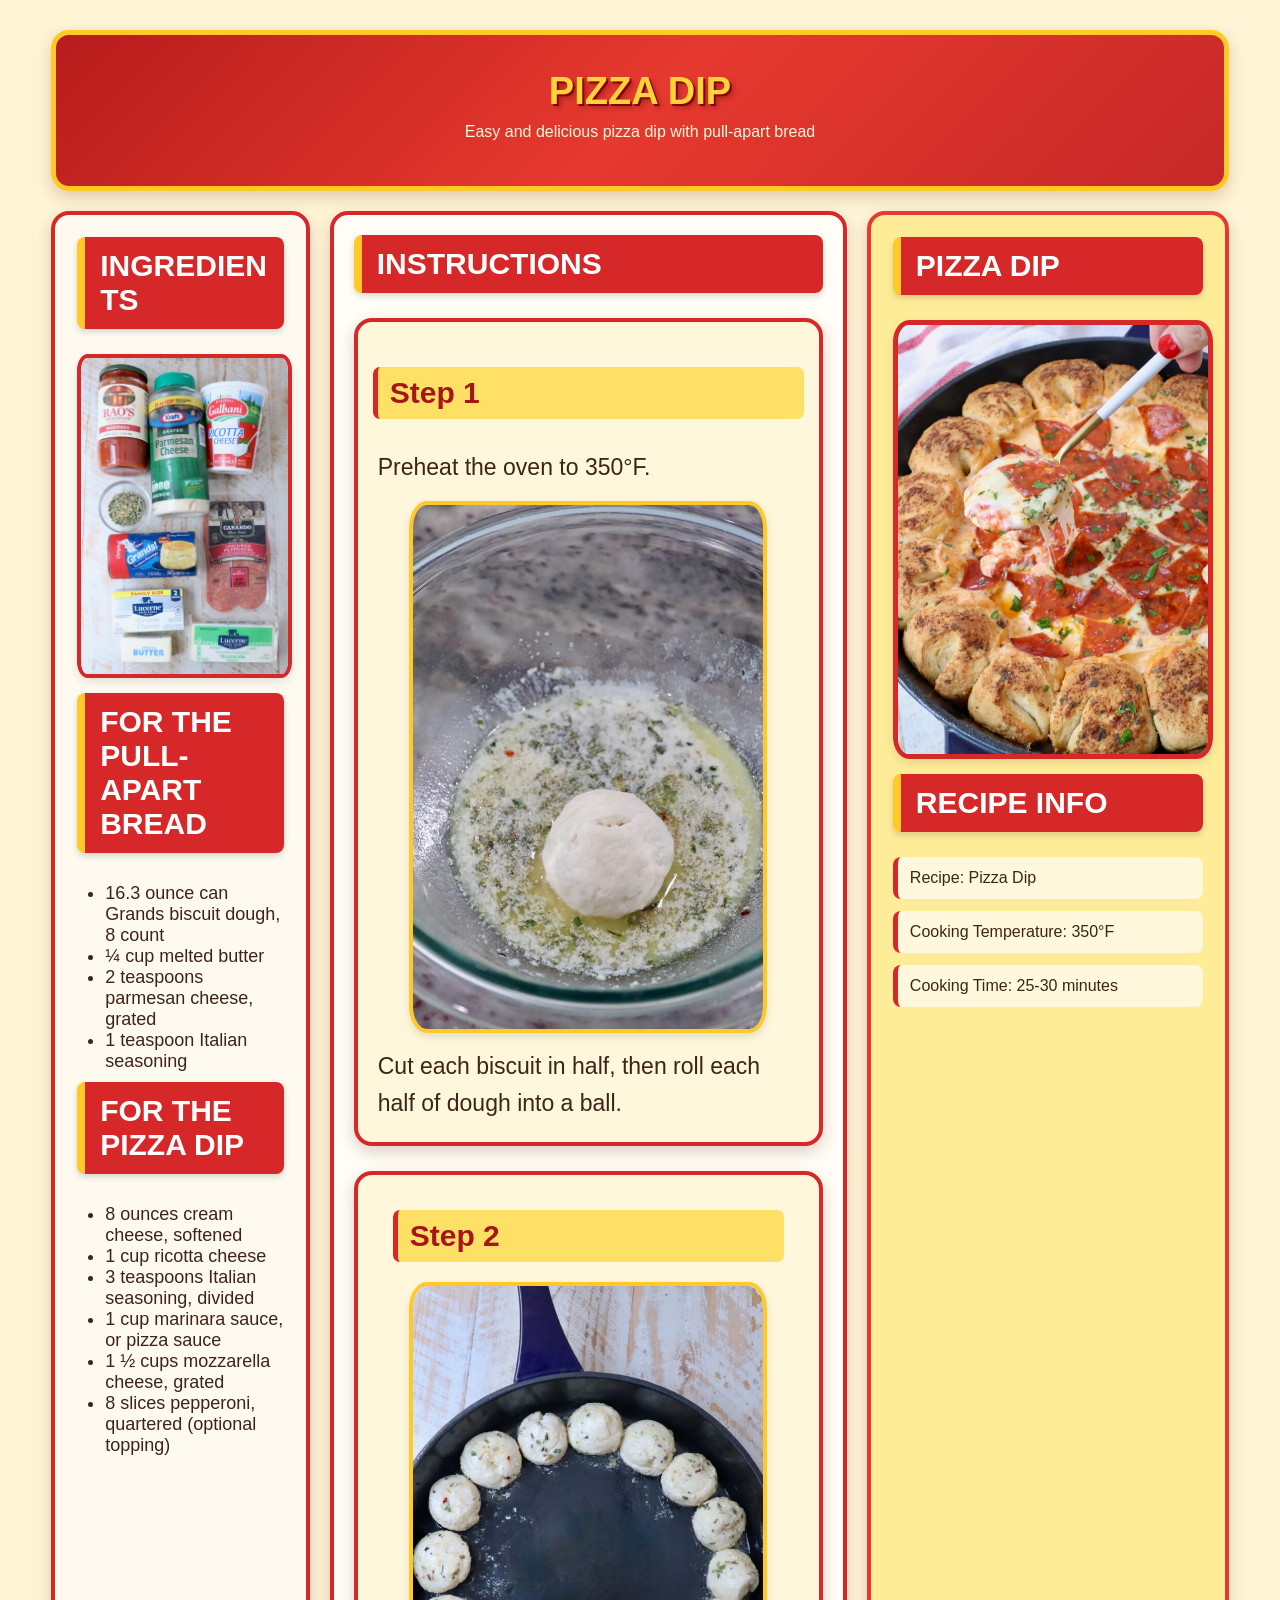
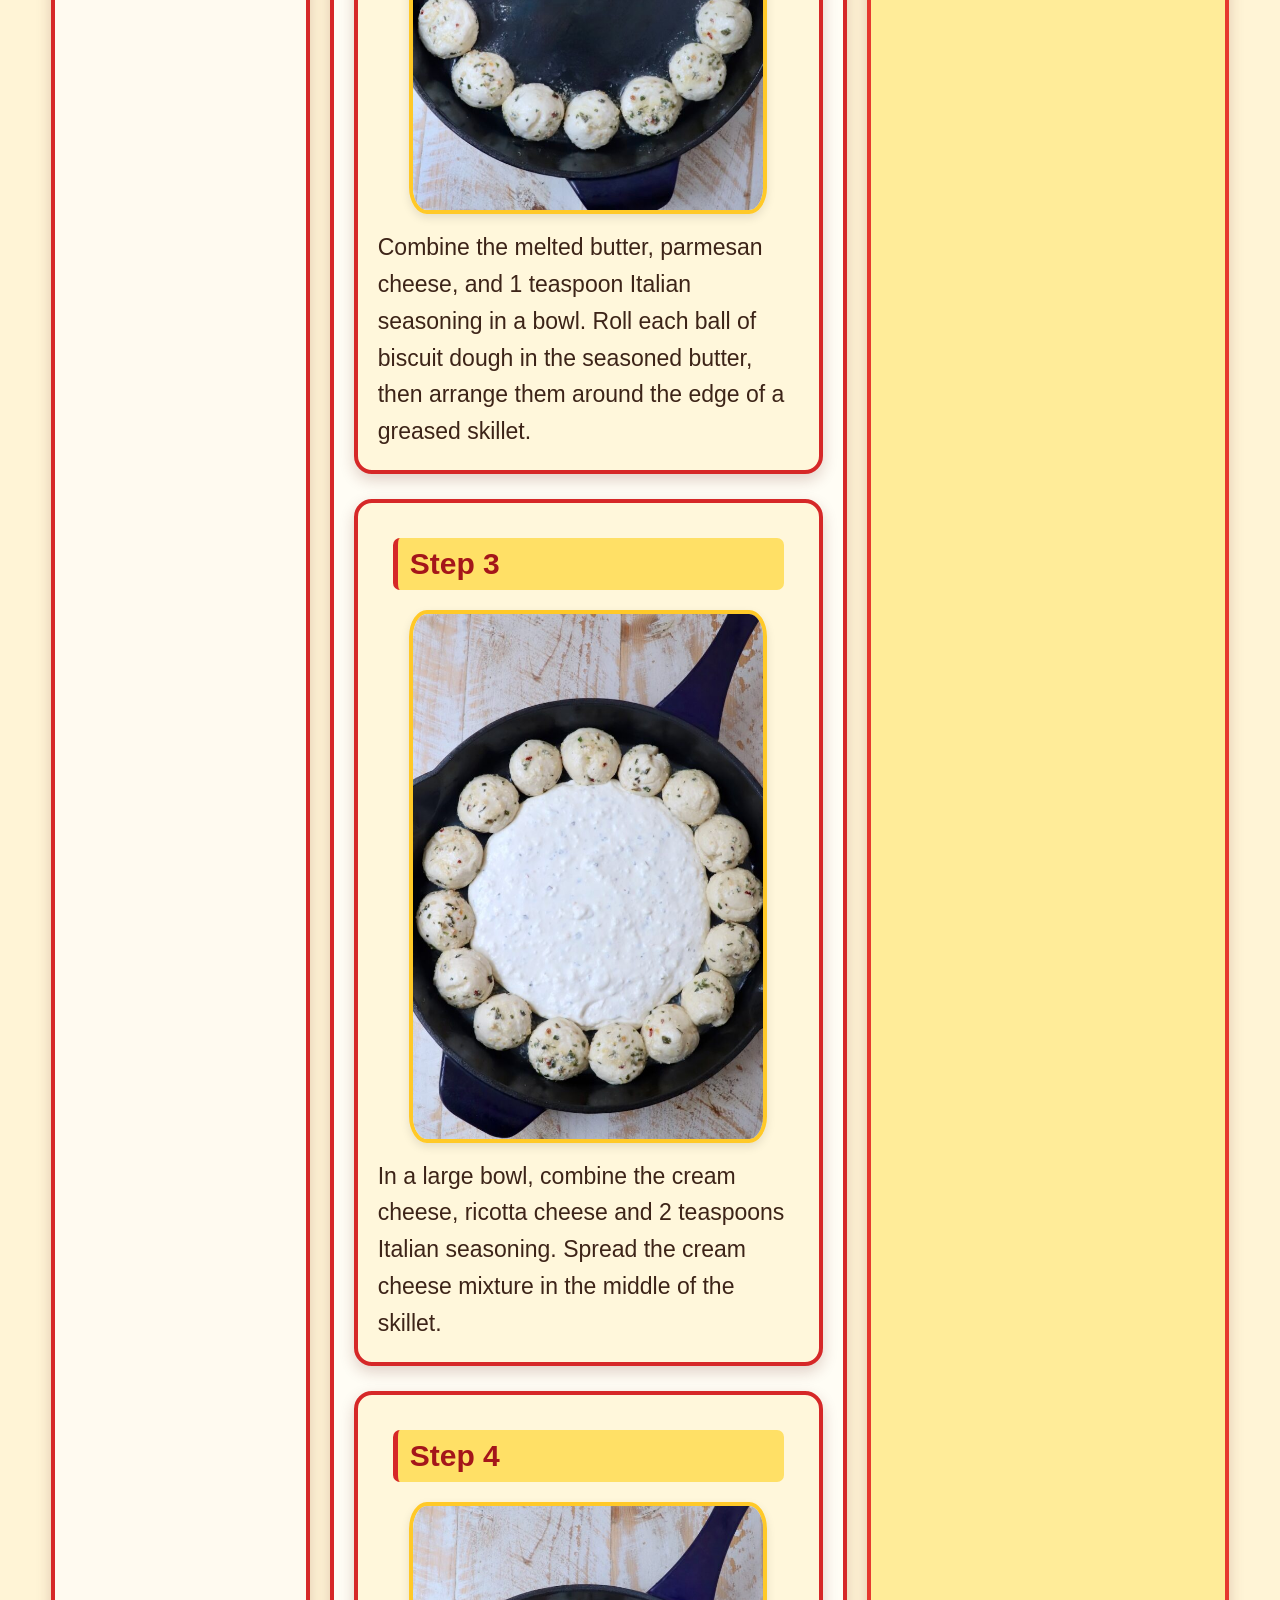
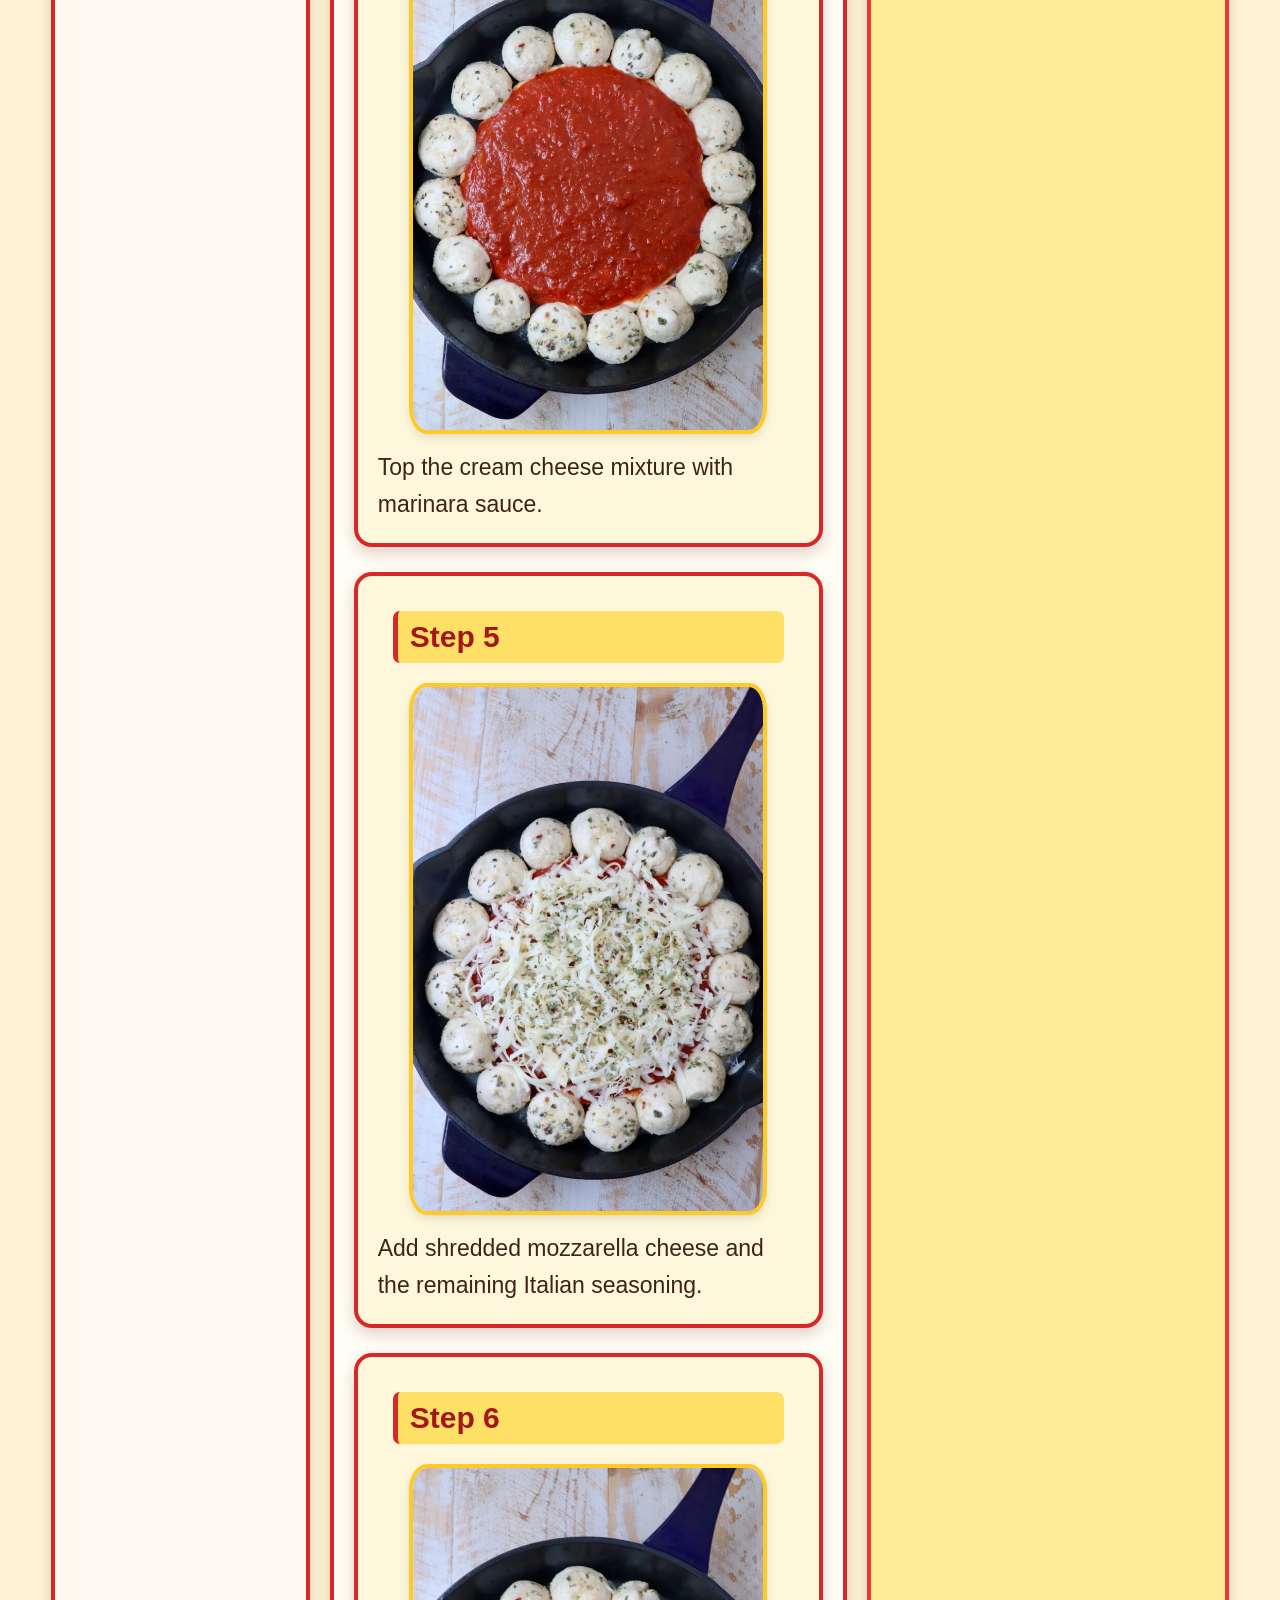
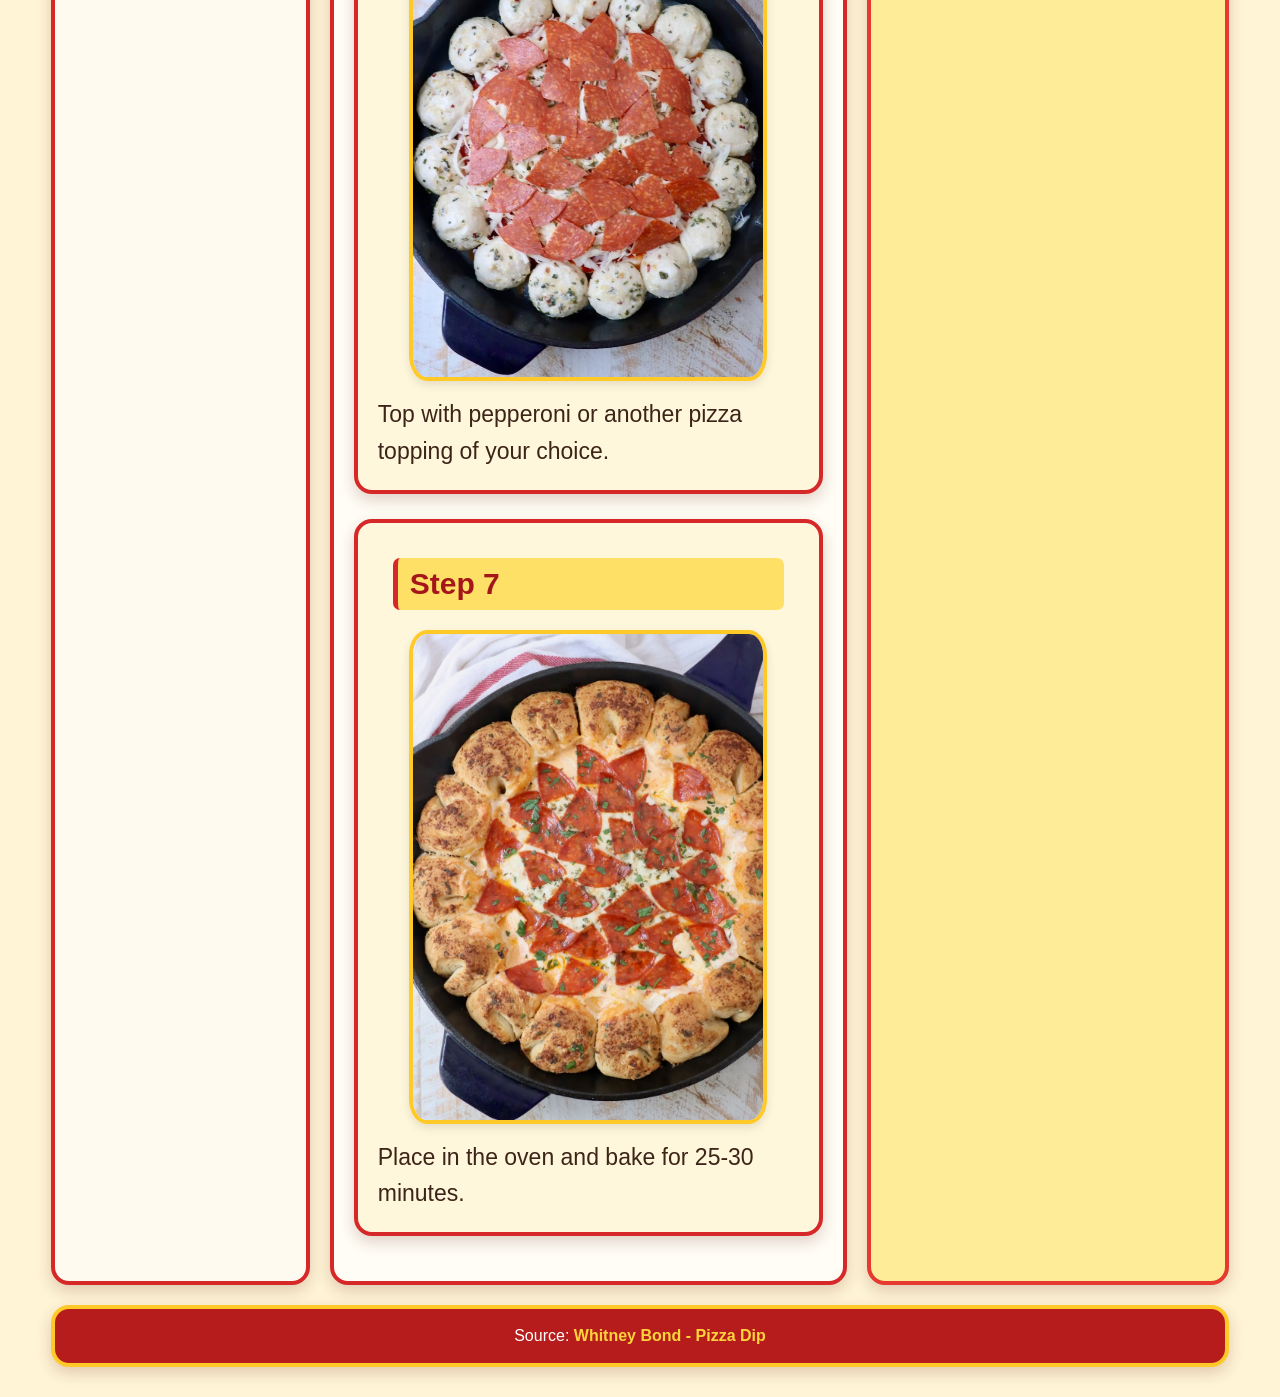
<file: work/assignment4/assignment4/recipe.html>
<!DOCTYPE html>
<html>
<head>
    <meta charset="utf-8">
    <meta http-equiv="X-UA-Compatible" content="IE=edge">
    <title>Pizza Dip</title>
    <meta name="viewport" content="width=device-width, initial-scale=1">
    <link rel="stylesheet" type="text/css" media="screen" href="main.css">
</head>

<body>

<div class="grid-container">
    <div id="header">
        <h1>Pizza Dip</h1>
        <p>Easy and delicious pizza dip with pull-apart bread</p>
    </div>


    <div class="main1">
        <h2>Ingredients</h2>
            <img src="pizza-dip-1.jpeg" alt="Pizza Dip Ingredients">
        <h3>FOR THE PULL-APART BREAD</h3>
        <ul>
            <li>16.3 ounce can Grands biscuit dough, 8 count</li>
            <li>¼ cup melted butter</li>
            <li>2 teaspoons parmesan cheese, grated</li>
            <li>1 teaspoon Italian seasoning</li>
        </ul>

        <h3>FOR THE PIZZA DIP</h3>

        <ul>
            <li>8 ounces cream cheese, softened</li>
            <li>1 cup ricotta cheese</li>
            <li>3 teaspoons Italian seasoning, divided</li>
            <li>1 cup marinara sauce, or pizza sauce</li>
            <li>1 ½ cups mozzarella cheese, grated</li>
            <li>8 slices pepperoni, quartered (optional topping)</li>
        </ul>

    </div>


    <div id="main2">
        <h2>Instructions</h2>
    <div class="step1">
            <h3>Step 1</h3>
            <p>Preheat the oven to 350°F.</p>
            <img class="steppic" src="pizza-dip-2.jpeg" alt="Step 2">
            <p>
                Cut each biscuit in half, then roll each half of dough
                into a ball.
            </p>
        </div>

        <div class="step2">
            <h3>Step 2</h3>
            <img class="steppic" src="pizza-dip-3.jpeg" alt="Step 3">
            <p>
                Combine the melted butter, parmesan cheese,
                and 1 teaspoon Italian seasoning in a bowl.
                Roll each ball of biscuit dough in the seasoned butter,
                then arrange them around the edge of a greased skillet.
            </p>
        </div>

        <div class="step3">
            <h3>Step 3</h3>
            <img class="steppic" src="pizza-dip-4.jpeg" alt="Step 4">
            <p>
                In a large bowl, combine the cream cheese,
                ricotta cheese and 2 teaspoons Italian seasoning.
                Spread the cream cheese mixture in the middle of the skillet.
            </p>
        </div>

        <div class="step4">
            <h3>Step 4</h3>
            <img class="steppic" src="pizza-dip-5.jpeg" alt="Step 5">
            <p>
                Top the cream cheese mixture with marinara sauce.
            </p>
        </div>

        <div class="step5">
            <h3>Step 5</h3>
            <img class="steppic" src="pizza-dip-6.jpeg" alt="Step 6">
            <p>
                Add shredded mozzarella cheese and
                the remaining Italian seasoning.
            </p>
        </div>

        <div class="step6">
            <h3>Step 6</h3>
            <img class="steppic" src="pizza-dip-7.jpeg" alt="Step 7">
            <p>
                Top with pepperoni or another pizza topping of your choice.
            </p>
        </div>

        <div class="step7">
            <h3>Step 7</h3>
            <img class="steppic" src="pizza-dip-8.jpeg" alt="Step 8">
            <p>
                Place in the oven and bake for 25-30 minutes.
            </p>
        </div>
    </div>


    <div id="right">
        <h2>Pizza Dip</h2>
            <img src="pizza-dip-9.jpeg" alt="Finished Pizza Dip">
        <h2>Recipe Info</h2>
            <p>Recipe: Pizza Dip</p>
            <p>Cooking Temperature: 350°F</p>
            <p>Cooking Time: 25-30 minutes</p>
    </div>


    <div id="footer">
        <p>Source: 
            <a href="https://whitneybond.com/pizza-dip/" target="_blank">
                Whitney Bond - Pizza Dip
            </a>
        </p>
    </div>
</div>
</body>
</html>
</file>
<file: style.css>
@font-face {
  font-family: Street;
  src: url("fonts/street.otf") format("opentype");
  font-weight: bold;
}


* {
  box-sizing: border-box;
}

body {
  margin: 0;
  background-color: #131313;
  color: #f5f0e8;
  font-family: Arial, sans-serif;
  line-height: 1.5;
}

a {
  color: #f5f0e8;
  text-decoration: none;
}

img {
  display: block;
  width: 100%;
}


.container {
  width: 90%;
  max-width: 1200px;
  margin: 0 auto;
}


.navbar {
  display: flex;
  justify-content: space-between;
  align-items: center;
  padding: 16px 0;
  border-bottom: 1px solid #928d84;
}

.logo {
  font-family: Street, Impact, sans-serif;
  font-size: 30px;
  font-weight: bold;
  letter-spacing: 3px;
}

.logo span {
  color: #f28ab2;
}

nav {
  display: flex;
  flex-wrap: wrap;
  gap: 30px;
}

nav a {
  padding: 6px 0;
  font-size: 15px;
}

nav a:hover {
  color: #f28ab2;
}

nav .active {
  color: #f28ab2;
  border-bottom: 2px solid #f28ab2;
}

/* ===== 4. ชื่อและรูปโปรไฟล์ ===== */
.hero {
  display: flex;
  align-items: center;
  gap: 20px;
  padding: 45px 0 25px;
}

.hero-text {
  width: 50%;
  min-width: 0;
}

.hero-text h1 {
  margin: 0;
  font-family: Street, Impact, sans-serif;
  font-size: 230px;
  line-height: 1;
  letter-spacing: -8px;
}

.hero-text h2 {
  margin: 0 0 15px;
  color: #f28ab2;
  font-family: Street, Impact, sans-serif;
  font-size: 100px;
  line-height: 1;
  letter-spacing: -3px;
}

.hero-text h3 {
  margin: 0 0 5px;
  font-size: 30px;
}

.hero-text p {
  margin: 0 0 25px;
  font-size: 23px;
}

.button {
  display: inline-block;
  padding: 14px 25px;
  background-color: #f28ab2;
  color: #131313;
  font-family: Street, Impact, sans-serif;
  font-size: 24px;
  letter-spacing: 1px;
}

.button:hover {
  background-color: #ffabc9;
}

.hero-picture {
  position: relative;
  width: 50%;
  min-width: 0;
}
.hero-picture img {
  display: block;
  width: 100%;
  max-width: 400px;
  margin: 0 auto 10px;
  margin-bottom: 20px;
}

.star {
  position: absolute;
  top: 15%;
  left: -15px;
  color: #f28ab2;
  font-size: 100px;
  line-height: 1;
}


.pink-band {
  display: flex;
  flex-wrap: wrap;
  justify-content: center;
  align-items: center;
  gap: 25px;
  padding: 12px 20px;
  background-color: #f28ab2;
  color: #131313;
  font-family: Street, Impact, sans-serif;
  font-size: 30px;
  letter-spacing: 2px;
}


.about {
  display: flex;
  gap: 40px;
  padding: 40px 0;
}

.about h2 {
  width: 35%;
  margin: 0;
  padding-right: 20px;
  border-right: 1px solid #928d84;
  font-family: Street, Impact, sans-serif;
  font-size: 70px;
  line-height: 1;
}

.about h2 span {
  color: #f28ab2;
}

.about-details {
  width: 65%;
  margin: 0;
}

.detail-row {
  display: flex;
  gap: 20px;
  padding: 16px 0;
  border-bottom: 1px solid #928d84;
}

.detail-row dt {
  width: 110px;
  flex-shrink: 0;
  font-family: Street, Impact, sans-serif;
  font-size: 23px;
}

.detail-row dd {
  margin: 0;
  font-size: 16px;
  overflow-wrap: break-word;
}


.toolkit {
  padding-bottom: 35px;
}

.toolkit h2 {
  margin: 0 0 20px;
  font-family: Street, Impact, sans-serif;
  font-size: 48px;
  line-height: 1;
}

.toolkit h2 span {
  color: #f28ab2;
}

.tool-list {
  display: flex;
  flex-wrap: wrap;
  gap: 12px;
}

.tool-card {
  flex: 1;
  min-width: 120px;
  padding: 18px 10px;
  border: 1px solid #928d84;
  border-radius: 5px;
  text-align: center;
}

.tool-card:hover {
  border-color: #f28ab2;
}

.tool-card p {
  margin: 10px 0 0;
  font-size: 14px;
}

.tool-symbol {
  display: block;
  height: 45px;
  font-size: 40px;
  font-weight: bold;
  line-height: 45px;
}

.canva-symbol {
  display: block;
  height: 45px;
  font-family: Georgia, serif;
  font-size: 27px;
  font-style: italic;
  line-height: 45px;
}

.adobe-symbol {
  display: inline-block;
  width: 45px;
  height: 45px;
  border: 2px solid #f5f0e8;
  border-radius: 6px;
  font-size: 26px;
  font-weight: bold;
  line-height: 41px;
}


footer {
  display: flex;
  justify-content: space-between;
  align-items: center;
  gap: 20px;
  padding: 22px 0;
  border-top: 1px solid #928d84;
  font-size: 13px;
  letter-spacing: 3px;
}

footer p {
  margin: 0;
}

footer a:hover {
  color: #f28ab2;
}

a:focus-visible {
  outline: 2px solid #f28ab2;
  outline-offset: 5px;
}


@media (max-width: 1000px) {
  .hero-text h1 {
    font-size: 165px;
  }

  .hero-text h2 {
    font-size: 70px;
  }

  .hero-text h3 {
    font-size: 24px;
  }

  .hero-text p {
    font-size: 18px;
  }

  .about h2 {
    font-size: 50px;
  }

  .pink-band {
    gap: 15px;
    font-size: 23px;
  }
}


@media (max-width: 700px) {
  .navbar {
    flex-direction: column;
    align-items: flex-start;
    gap: 10px;
  }

  nav {
    gap: 20px;
  }

  nav a {
    font-size: 14px;
  }

  .hero {
    flex-direction: column;
    padding-top: 30px;
  }

  .hero-text {
    width: 100%;
  }

  .hero-text h1 {
    font-size: 145px;
    letter-spacing: -5px;
  }

  .hero-text h2 {
    font-size: 65px;
  }

  .hero-picture {
    width: 100%;
    max-width: 450px;
  }

  .star {
    left: 0;
    font-size: 70px;
  }

  .pink-band {
    gap: 10px;
    font-size: 18px;
    letter-spacing: 1px;
  }

  .about {
    flex-direction: column;
    gap: 20px;
  }

  .about h2 {
    width: 100%;
    padding: 0;
    border: 0;
    font-size: 52px;
  }

  .about-details {
    width: 100%;
  }

  .detail-row {
    gap: 12px;
  }

  .detail-row dt {
    width: 90px;
    font-size: 21px;
  }

  .detail-row dd {
    font-size: 14px;
  }

  .toolkit h2 {
    font-size: 34px;
  }

  footer {
    flex-direction: column;
    align-items: flex-start;
    gap: 10px;
    letter-spacing: 2px;
  }
}


/* มือถือขนาดเล็ก */
@media (max-width: 360px) {
  .hero-text h1 {
    font-size: 120px;
  }

  .hero-text h2 {
    font-size: 53px;
  }

  nav {
    gap: 14px;
  }
}


.projects-page {
  padding-bottom: 30px;
}

.projects-intro {
  position: relative;
  padding: 35px 0 30px;
}

.projects-intro h1 {
  margin: 0;
  font-family: Street, Impact, sans-serif;
  font-size: 130px;
  line-height: 1;
  letter-spacing: -4px;
}

.projects-intro h1 span {
  color: #f28ab2;
}

.projects-intro p {
  margin: 10px 0 0;
  font-size: 20px;
}


.drawn-underline {
  position: absolute;
  right: 15%;
  bottom: 45px;
  width: 330px;
  height: 30px;
  background: url("images/drawn-underline.svg") center / 100% 100% no-repeat;
  transform: rotate(-3deg);
}


.project-section {
  padding: 20px 0 28px;
  border-top: 1px solid #928d84;
}

.project-heading {
  position: relative;
  display: flex;
  align-items: center;
  gap: 22px;
  margin-bottom: 18px;
}

.project-number {
  flex-shrink: 0;
  color: #f28ab2;
  font-family: Street, Impact, sans-serif;
  font-size: 50px;
  line-height: 1;
}

.project-name {
  min-width: 0;
}

.project-name h2 {
  margin: 0;
  font-family: Street, Impact, sans-serif;
  font-size: 38px;
  line-height: 1.1;
}

.project-name p {
  margin: 3px 0 0;
  font-size: 13px;
}

.project-description {
  margin: 0 0 0 auto;
  max-width: 280px;
  font-size: 14px;
  text-align: right;
}


.project-doodle {
  position: relative;
  top: 0px;
  right: -12px;
  color: #f28ab2;
  font-size: 40px;
  line-height: 1;
  transform: rotate(15deg);
}


.project-gallery {
  display: flex;
  gap: 16px;
}

.project-image {
  display: block;
  flex: 1;
  min-width: 0;
  background-color: #222222;
  border: 1px solid #555555;
}


.photo-gallery {
  display: grid;
  grid-template-columns: repeat(2, minmax(0, 1fr));
}

.photo-gallery img {
  width: 100%;
  height: 330px;
  object-fit: cover;
  object-position: center;
}

.project-image:hover {
  border-color: #f28ab2;
}


.web-assignments {
  padding: 25px 0 0;
  border-top: 1px solid #928d84;
}

.web-assignments h2 {
  margin: 0;
  font-family: Street, Impact, sans-serif;
  font-size: 65px;
  line-height: 1;
}

.web-assignments h2 span {
  color: #f28ab2;
}

.web-assignments > p {
  margin: 10px 0 20px;
  font-size: 18px;
}

.assignment-list {
  display: flex;
  flex-wrap: wrap;
  justify-content: space-between;
}

.assignment-link {
  display: flex;
  align-items: center;
  gap: 20px;
  width: 48%;
  padding: 16px 8px;
  border-bottom: 1px solid #928d84;
}

.assignment-number {
  color: #f28ab2;
  font-family: Street, Impact, sans-serif;
  font-size: 25px;
}

.assignment-name {
  font-size: 16px;
}

.assignment-arrow {
  margin-left: auto;
  font-size: 25px;
}

.assignment-link:hover {
  background-color: #222222;
  color: #f28ab2;
}


@media (max-width: 1000px) {
  .projects-intro h1 {
    font-size: 95px;
  }

  .drawn-underline {
    width: 180px;
  }

  .project-name h2 {
    font-size: 30px;
  }

  .project-description {
    max-width: 210px;
    font-size: 12px;
  }

  .project-image img {
    height: 230px;
  }

  .photo-gallery img {
    height: 330px;
  }
}

/* ===== 6. มือถือ ===== */
@media (max-width: 700px) {
  .projects-intro {
    padding: 30px 0;
  }

  .projects-intro h1 {
    font-size: 65px;
    letter-spacing: -2px;
  }

  .projects-intro h1 span {
    display: block;
  }

  .projects-intro p {
    font-size: 16px;
  }

  .drawn-underline {
    display: none;
  }

  .project-heading {
    flex-wrap: wrap;
    gap: 10px 15px;
  }

  .project-number {
    font-size: 38px;
  }

  .project-name {
    flex: 1;
  }

  .project-name h2 {
    font-size: 28px;
  }

  .project-description {
    width: 100%;
    max-width: none;
    margin: 0;
    font-size: 14px;
    text-align: left;
  }

  .project-doodle {
    right: 0;
    font-size: 30px;
  }

  .project-gallery {
    flex-direction: column;
    gap: 12px;
  }

  .photo-gallery {
    grid-template-columns: 1fr;
  }

  .photo-gallery img {
    height: auto;
    aspect-ratio: 4 / 3;
  }

  .project-image img {
    height: auto;
    min-height: 180px;
  }

  .web-assignments h2 {
    font-size: 43px;
  }

  .web-assignments > p {
    font-size: 16px;
  }

  .assignment-link {
    width: 100%;
  }
}
</file>
<file: work/assignment7/assignment7/game.css>
/* =============================================================================
   MDT312 Assignment 7: Square Game Styling
   ตกแต่งให้สวยงาม สะอาดตา และ User-Friendly ตามเกณฑ์การให้คะแนน
   ============================================================================= */

@import url('https://fonts.googleapis.com/css2?family=Kanit:wght@300;400;600&display=swap');

* {
    box-sizing: border-box;
    margin: 0;
    padding: 0;
}

body {
    font-family: 'Kanit', sans-serif;
    background: linear-gradient(135deg, #f0f4f8 0%, #d9e2ec 100%);
    min-height: 100vh;
    padding: 30px 15px;
    color: #334e68;
    display: flex;
    flex-direction: column;
    align-items: center;
}

/* Control Panel */
fieldset {
    width: 100%;
    max-width: 540px;
    background: #ffffff;
    border: none;
    border-radius: 16px;
    box-shadow: 0 10px 25px rgba(0, 0, 0, 0.08);
    padding: 20px 25px;
    display: flex;
    flex-wrap: wrap;
    align-items: center;
    justify-content: space-between;
    gap: 12px;
}

legend {
    font-weight: 600;
    font-size: 1.25rem;
    color: #102a43;
    padding: 0 12px;
    background: #e0f2fe;
    border-radius: 8px;
    margin-bottom: 5px;
}

input[type="text"] {
    width: 70px;
    padding: 8px 12px;
    border: 2px solid #cbd5e1;
    border-radius: 8px;
    font-size: 1rem;
    font-family: inherit;
    text-align: center;
    outline: none;
    transition: border-color 0.2s;
}

input[type="text"]:focus {
    border-color: #3b82f6;
}

select {
    padding: 8px 14px;
    border: 2px solid #cbd5e1;
    border-radius: 8px;
    font-size: 1rem;
    font-family: inherit;
    background-color: white;
    cursor: pointer;
    outline: none;
}

button#start {
    padding: 8px 20px;
    background: linear-gradient(135deg, #3b82f6 0%, #1d4ed8 100%);
    color: white;
    border: none;
    border-radius: 8px;
    font-size: 1rem;
    font-weight: 600;
    font-family: inherit;
    cursor: pointer;
    box-shadow: 0 4px 10px rgba(59, 130, 246, 0.35);
    transition: transform 0.15s ease, box-shadow 0.15s ease;
}

button#start:hover {
    transform: translateY(-2px);
    box-shadow: 0 6px 14px rgba(59, 130, 246, 0.45);
}

button#start:active {
    transform: translateY(0);
}

/* Timer Display */
#timerClock {
    display: flex;
    align-items: center;
    gap: 8px;
    font-weight: 600;
    font-size: 1.05rem;
    color: #486581;
    margin-left: auto;
}

#clock {
    display: inline-flex;
    align-items: center;
    justify-content: center;
    min-width: 42px;
    height: 36px;
    background: #fef2f2;
    color: #dc2626;
    font-weight: 700;
    font-size: 1.15rem;
    border-radius: 8px;
    border: 1px solid #fecaca;
    padding: 0 8px;
}

/* Play Area Container */
#container {
    margin-top: 25px;
    display: flex;
    justify-content: center;
    width: 100%;
}

#layer {
    position: relative;
    width: 500px;
    height: 500px;
    background-color: #ffffff;
    border: 3px solid #334e68;
    border-radius: 12px;
    box-shadow: 0 12px 30px rgba(0, 0, 0, 0.1);
    overflow: hidden;
}

/* Square Elements */
.square {
    position: absolute;
    width: 25px;
    height: 25px;
    border: 2px solid rgba(0, 0, 0, 0.4);
    border-radius: 5px;
    cursor: pointer;
    box-shadow: 0 2px 5px rgba(0, 0, 0, 0.2);
    transition: transform 0.1s ease, filter 0.1s ease;
}

.square:hover {
    transform: scale(1.25);
    filter: brightness(1.15);
    z-index: 10;
}

/* Colors */
.maroon {
    background-color: #991b1b;
}

.lightgreen {
    background-color: #22c55e;
}

.magenta {
    background-color: #d946ef;
}
</file>
<file: work/assignment8/assignment8/style.css>
#nav-top{
    width: 100%;
    height: 50px;
}

#container{
    width: 100%;
    display: flex;
    justify-content: center;
}

#layer{
    display: flex;
    width: 70%;
    flex-wrap: wrap;
    justify-content: center;
}

#layer div{
    width: 200px;
    border: 2px solid black;
    height: 400px;
    margin: 1%;
    text-align: center;
}
</file>
<file: work/Week3/3/assignment-3/main.css>
body {
    margin: 0;
    font-family: Arial, sans-serif;
    background-color: #fff5f7;
    color: #5a3e36;
}
/* Header */
.header {
    background-color: #f8c8dc;
    padding: 30px;
    border-bottom: 3px solid #d99ab0;
    text-align: center;
    position: relative;
}
.header h1 {
    margin: 10px;
}
.header p {
    margin: 5px;
}

/* กล่อง Recipe */
.Mainrecipe {
    width: 250;
    margin: 30px auto;
    padding: 25px;
    background-color: white;
    border: 2px solid #e5b5c5;
    border-radius: 15px;
    text-align: center;
    display: flex;
    justify-content: center;
    align-items: center;
}
/* รูปภาพหลัก*/
.recipeimgg img {
    width: 500px;
    border: 3px solid #d99ab0;
    border-radius: 15px;
}
.recipeinformation ul {
    font-size: 25px;
    text-align: left;
}

/*Ingredientsวัตถุดิบ */
.Ingredients {
    width: 80%;
    margin: 30px auto;
    padding: 25px;
    background-color: white;
    border: 2px solid #e5b5c5;
    border-radius: 15px;
    text-align: center;
}
.Ingredients h2 {
    text-align: center;
}
.ingredientslayout {
    display: flex;
    align-items: center;
    justify-content: center;
    text-align: left;
}
/* รูป Ingredients */
.ingredientimage img {
    width: 300px;
    border: 2px solid #d99ab0;
    border-radius: 10px;
}
.ingredientlist li {
    text-align: center;
    
}

/*Step by Step*/
.steplayout {
 text-align: center;
}
.stepcontainer {  
 padding: 10px;
 display: flex;
 text-align: center;
 justify-content: center;
 gap: 20px;
}

/* กล่องข้อความแต่ละกรอบ Step */
.steppicture {
    width: 550px;
    height: 450px;
    padding: 15px;
    border: 2px solid #e5b5c5;
    border-radius: 12px;
    background-color: #fff0f4;
   
}
.steppicture p {
    font-size: large;
}
/* รูปใน Step */
.steppicture img {
    width: 220px;
    border-radius: 10px;
    
}

/* Baking  */
.baking {
    width: 80%;
    margin: 30px auto;
    padding: 25px;
    background-color: #ffe4ec;
    border: 2px solid #e5b5c5;
    border-radius: 15px;
    text-align: center;
}
/* จัดรูปกับข้อความให้อยู่ข้างกัน */
.bakingcontent {
    display: flex;
    align-items: center;
    justify-content: center;
    gap: 40px;
    text-align: left;
}
/* รูป Baking */
.bakingcontent img {
    width: 350px;
    border: 2px solid #d99ab0;
    border-radius: 12px;
}



/* link */
.link {
    width: 80%;
    margin: 30px auto;
    padding: 20px;
    background-color: white;
    border: 2px solid #e5b5c5;
    border-radius: 15px;
    text-align: center;
}
.link a {
    color: #c45b82;
    text-decoration: none;
}

/* Active */
.link:active {
    transform: scale(0.99);
}
</file>
<file: work/assignment4/assignment4/main.css>
body {
    margin: 0;
    padding: 0;
    font-family: Arial, Helvetica, sans-serif;

    /* สีครีมอ่อน */
    background-color: #fff4d6;
    color: #3d2418;
}

/* =========================
        GRID CONTAINER
   ========================= */

.grid-container {
    width: 92%;
    max-width: 1400px;
    margin: 30px auto;
    display: grid;
    
    grid-template-areas:
        "header header header"
        "main1 main2 right"
        "footer footer footer";
    gap: 20px;
}
.grid-container {
    grid-template-columns: 1fr 2fr 1.4fr;
}

.instructions-grid {
  grid-template-columns: repeat(2, 1fr); /* แบ่ง 2 คอลัมน์สำหรับ Desktop */
}

/* กรอบหลักของแต่ละกล่อง */
.grid-container div {
    border: 4px solid #d62828;
    border-radius: 18px;
    overflow: hidden;
    box-shadow: 0 6px 15px rgba(100, 30, 20, 0.20);
}


/*============= HEADER============= */

#header {
    grid-area: header;
    background: linear-gradient(135deg, #b71c1c,#e6392f,#c62828);
    color: white;
    text-align: center;
    padding: 35px 20px;

    border: 5px solid #ffc928;
}
#header h1 {
    margin: 0;
    font-size: 80px;
    text-transform: uppercase;
    color: #ffd43b;
    text-shadow:2px 2px 0 #8b0000,4px 4px 5px rgba(0, 0, 0, 0.25);
}

#header p {
    margin: 10px;
    font-size: 16px;
    color: #fff8dc;
}


/* =========================
          INGREDIENTS
   ========================= */

.main1 {
    grid-area: main1;
    background-color: #fffaf0;
    padding: 22px;
}
.main1 h2 {
	font-size: 30px;
	margin-top: 0;
    color: white;
    background-color: #d62828;
    padding: 12px 15px;
	overflow-wrap: break-word;
	word-break: break-word;
    border-left: 8px solid #ffc928;
    border-radius: 8px;
    text-transform: uppercase;
    box-shadow: 0 3px 6px rgba(0, 0, 0, 0.15);
}
.main1 img {
    width: 100%;
	max-width: 250px;
	height: auto;
    border-radius: 5%;
    object-fit: cover;
    display: block;
    margin: 15px auto;
    border: 4px solid #d62828;
    box-shadow: 0 4px 10px rgba(0, 0, 0, 0.1);
}
.main1 img:hover {
    transform: translatey(0.2s);
}
.main1 h3 {
	font-size: 30px;
	margin-top: 0;
    color: white;
    background-color: #d62828;
    padding: 12px 15px;
	overflow-wrap: break-word; 
    word-break: break-word;    
    border-left: 8px solid #ffc928;
    border-radius: 8px;
    text-transform: uppercase;
    box-shadow: 0 3px 6px rgba(0, 0, 0, 0.15);
}
.main1 ul {
		font-size: 18px;
		padding-left: 28px;
		margin-bottom: 10px;
}
.main1 ul li  marker {
    color: #d62828;
}

/* =====INSTRUCTIONS=== */
.steppic{
	width: 350px;
	max-width: 350px;
	height: auto;
    border-radius: 5%;
    object-fit: cover;
    display: block;
    margin: 15px auto;
    border: 4px solid #ffc928;
    box-shadow: 0 4px 10px rgba(0, 0, 0, 0.1);
}
.steppic:hover {
	transform: translateY(10px);
} 
#main2 {
    grid-area: main2;
    background-color: #fffdf5;
    padding: 20px;
}
#main2 h2 {
	font-size: 30px;
   	margin-top: 0;
    color: white;
    background-color: #d62828;
    padding: 12px 15px;
    border-left: 8px solid #ffc928;
    border-radius: 8px;
    text-transform: uppercase;
    box-shadow: 0 3px 6px rgba(0, 0, 0, 0.15);
}
.step1 h3 {
	font-size: 30px;
	padding: 10px;
	color: #a4161a;
    background-color: #ffe066;
    padding: 9px 12px;
    border-radius: 7px;
    border-left: 5px solid #d62828;
}
.step1 {
    background-color: #fff7db;
    margin-bottom: 25px;
    padding: 15px;
    border: 3px solid #ffc928;
    border-radius: 15px;
    box-shadow: 0 4px 8px rgba(110, 50, 20, 0.13);
}
.step1 p {
	font-size: 23px;
    margin: 10px 5px 5px;
    line-height: 1.6;
}

.step2 {
    background-color: #fff7db;
    margin-bottom: 25px;
    padding: 15px;
    border: 3px solid #ffc928;
    border-radius: 15px;
    box-shadow: 0 4px 8px rgba(110, 50, 20, 0.13);
	
}
.step2 h3 {
	font-size: 30px;
	padding: 10px;
	margin: 20px;
	color: #a4161a;
    background-color: #ffe066;
    padding: 9px 12px;
    border-radius: 7px;
    border-left: 5px solid #d62828;
	
}

.step2 p {
	font-size: 23px;
    margin: 10px 5px 5px;
    line-height: 1.6;
}

.step3 {
    background-color: #fff7db;
    margin-bottom: 25px;
    padding: 15px;
    border: 3px solid #ffc928;
    border-radius: 15px;
    box-shadow: 0 4px 8px rgba(110, 50, 20, 0.13);
}
.step3 h3 {
	font-size: 30px;
	padding: 10px;
	margin: 20px;
	color: #a4161a;
    background-color: #ffe066;
    padding: 9px 12px;
    border-radius: 7px;
    border-left: 5px solid #d62828;
}

.step3 p {
	font-size: 23px;
    margin: 10px 5px 5px;
    line-height: 1.6;
}

.step4 {
    background-color: #fff7db;
    margin-bottom: 25px;
    padding: 15px;
    border: 3px solid #ffc928;
    border-radius: 15px;
    box-shadow: 0 4px 8px rgba(110, 50, 20, 0.13);
}
.step4 h3 {
	font-size: 30px;
	padding: 10px;
	margin: 20px;
	color: #a4161a;
    background-color: #ffe066;
    padding: 9px 12px;
    border-radius: 7px;
    border-left: 5px solid #d62828;
}

.step4 p {
	font-size: 23px;
    margin: 10px 5px 5px;
    line-height: 1.6;
}

.step5 {
    background-color: #fff7db;
    margin-bottom: 25px;
    padding: 15px;
    border: 3px solid #ffc928;
    border-radius: 15px;
    box-shadow: 0 4px 8px rgba(110, 50, 20, 0.13);
}
.step5 h3 {
	font-size: 30px;
	padding: 10px;
	margin: 20px;
	color: #a4161a;
    background-color: #ffe066;
    padding: 9px 12px;
    border-radius: 7px;
    border-left: 5px solid #d62828;
}

.step5 p {
	font-size: 23px;
    margin: 10px 5px 5px;
    line-height: 1.6;
}


.step6 {
    background-color: #fff7db;
    margin-bottom: 25px;
    padding: 15px;
    border: 3px solid #ffc928;
    border-radius: 15px;
    box-shadow: 0 4px 8px rgba(110, 50, 20, 0.13);
}
.step6 h3 {
	font-size: 30px;
	padding: 10px;
	margin: 20px;
	color: #a4161a;
    background-color: #ffe066;
    padding: 9px 12px;
    border-radius: 7px;
    border-left: 5px solid #d62828;
}
.step6 p {
	font-size: 23px;
    margin: 10px 5px 5px;
    line-height: 1.6;
}
.step7 {
    background-color: #fff7db;
    margin-bottom: 25px;
    padding: 15px;
    border: 3px solid #ffc928;
    border-radius: 15px;
    box-shadow: 0 4px 8px rgba(110, 50, 20, 0.13);
}
.step7 h3 {
	font-size: 30px;
	padding: 10px;
	margin: 20px;
	color: #a4161a;
    background-color: #ffe066;
    padding: 9px 12px;
    border-radius: 7px;
    border-left: 5px solid #d62828;;
}

.step7 p {
	font-size: 23px;
    margin: 10px 5px 5px;
    line-height: 1.6;
}


/* =========================
            RIGHT
   ========================= */

#right {
    grid-area: right;
    background-color: #ffec99;
    padding: 22px;
    border-color: #e6392f;
   
}
#right h2 {
	font-size: 30px;
	margin-top: 0;
    color: white;
    background-color: #d62828;
    padding: 12px 15px;
    border-left: 8px solid #ffc928;
    border-radius: 8px;
    text-transform: uppercase;
    box-shadow: 0 3px 6px rgba(0, 0, 0, 0.15);
}
#right img {
    width: 100%;
	max-width: 350px;
	height: auto;
    border-radius: 5%;
    object-fit: cover;
    display: block;
    margin: 15px auto;
    border: 4px solid #d62828;
    box-shadow: 0 4px 10px rgba(0, 0, 0, 0.1);
}
#right img:hover {
    transform: translateY(-10px) scale(1.03);
    border-color: #d62828;
}

/* =========================
            FOOTER
   ========================= */

#footer {
    grid-area: footer;
    background-color: #b71c1c;
    color: white;
    text-align: center;
    padding: 18px;
    border: 4px solid #ffc928;
}


#footer p {
    margin: 0;
}

#footer a {
    color: #ffd43b;
    font-weight: bold;
    text-decoration: none;
}


#footer a:hover {
    color: white;
    text-decoration: underline;
}


/* =========================
            HEADINGS
   ========================= */

/*h2 {
    margin-top: 0;
    color: white;
    background-color: #d62828;
    padding: 12px 15px;
    border-left: 8px solid #ffc928;
    border-radius: 8px;
    text-transform: uppercase;
    box-shadow: 0 3px 6px rgba(0, 0, 0, 0.15);
}
/*h3 {
    color: #a4161a;
    background-color: #ffe066;
    padding: 9px 12px;
    border-radius: 7px;
    border-left: 5px solid #d62828;
    font-size: 16px;
}




/* รูป Pizza สำเร็จ */
#right img {
    border: 5px solid #d62828;
}


/* =========================
        EACH RECIPE STEP
   ========================= */

/*.step {
    background-color: #fff7db;
    margin-bottom: 25px;
    padding: 15px;
    border: 3px solid #ffc928;
    border-radius: 15px;
    box-shadow: 0 4px 8px rgba(110, 50, 20, 0.13);
}


.step:hover {
    border-color: #d62828;

    transform: translateY(-2px);

    transition: 0.2s;
}


.step p {
    margin: 10px 5px 5px;

    line-height: 1.6;
}


/* =========================
         RECIPE INFO
   ========================= */

#right p {
    background-color: #fff8dc;
    padding: 12px;
    border-radius: 8px;
    border-left: 5px solid #d62828;
    margin: 12px 0;
}


/* ==========TABLET========= */

@media only screen and (max-width: 768px) {
    .grid-container {
        width: 94%;
        grid-template-columns: 40% 55%;
        grid-template-areas:
            "header header"
            "main1 right"
            "main2 main2"
            "footer footer";
			#right h2
			.main1 h2, 
    .main1 h3, 
    #right h2, 
    h2 {
        font-size: 22px; 
        padding: 10px; /* ลด Padding ลงนิดหน่อยไม่ให้กินพื้นที่ */
    }
}
    }

	.main1 img,
    #right img,
    .steppic {
        max-width: 100%;
        height: auto;
    }

    #header {
        grid-area: header;
    }
    #header h1 {
        font-size: 38px;
    }
    #footer {
        grid-area: footer;
    }
/* =======MOBILE========*/

@media only screen and (max-width: 480px) {
    .grid-container {
        width: 94%;
        grid-template-columns: 1fr;
        grid-template-areas:
            "header"
            "main1"
            "main2"
            "right"
            "footer";
        gap: 15px;
    }
    #header {
        grid-area: header;
        padding: 25px 15px;
    }

    #header h1 {
        font-size: 30px;
    }
    #header p {
        font-size: 15px;
    }
    #footer {
        grid-area: footer;
    }


    .grid-container > div {
        border-width: 3px;
        border-radius: 14px;
    }
    #main1,
    #main2,
    #right {
        padding: 15px;
    }
    h2 {
        font-size: 20px;
    }
}
</file>
